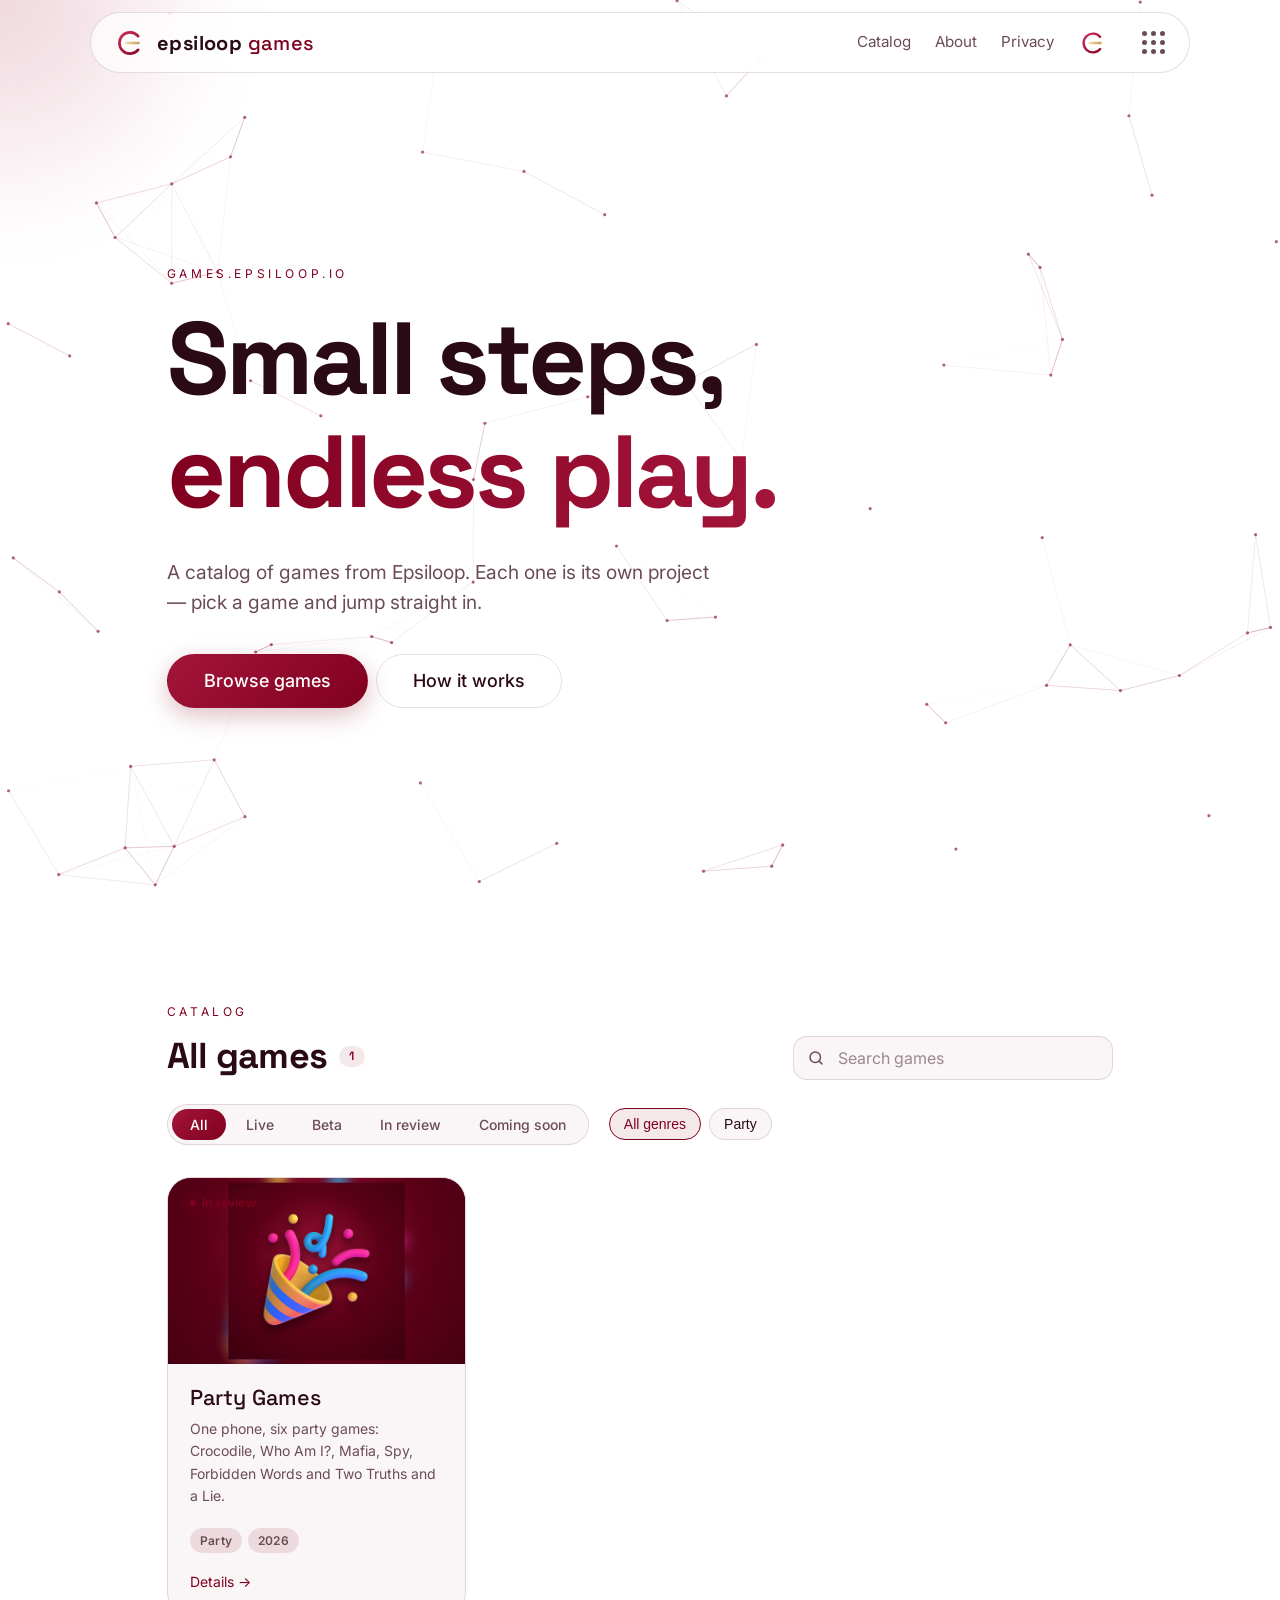
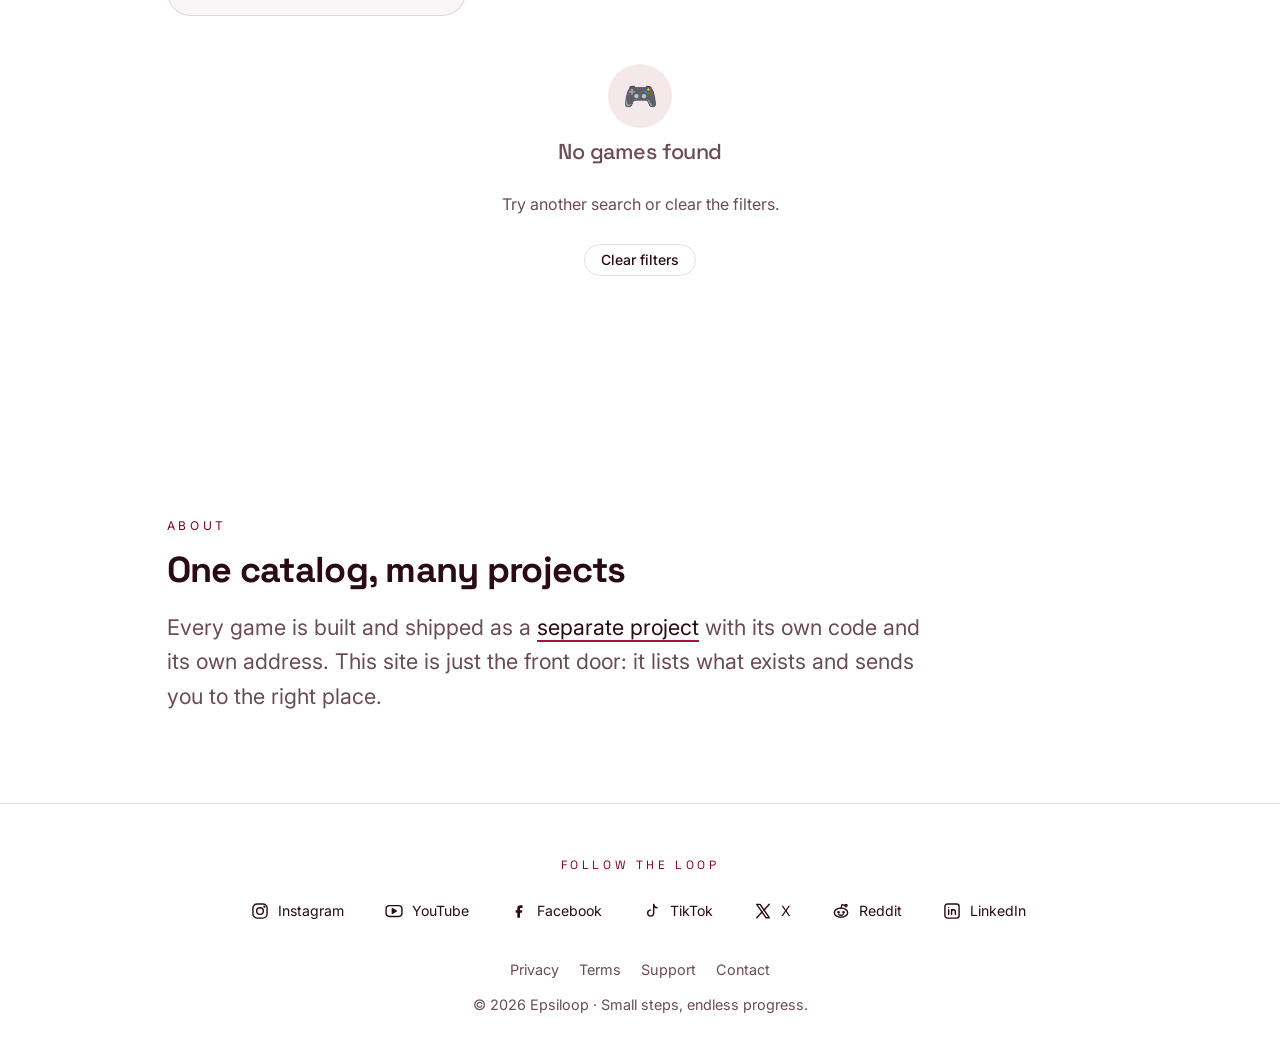
<file: index.html>
<!doctype html>
<html lang="en">
<head>
  <!-- Google Tag Manager -->
  <script>(function(w,d,s,l,i){w[l]=w[l]||[];w[l].push({"gtm.start":new Date().getTime(),event:"gtm.js"});var f=d.getElementsByTagName(s)[0],j=d.createElement(s),dl=l!="dataLayer"?"&l="+l:"";j.async=true;j.src="https://www.googletagmanager.com/gtm.js?id="+i+dl;f.parentNode.insertBefore(j,f);})(window,document,"script","dataLayer","GTM-TGGK56BC");</script>
  <!-- End Google Tag Manager -->
<meta charset="utf-8">
<meta name="viewport" content="width=device-width,initial-scale=1">
<title>Epsiloop Games — Small steps, endless play</title>
<meta name="description" content="The Epsiloop games catalog. Every game is its own project — pick one and play.">
<meta name="theme-color" content="#800020">
<link rel="canonical" href="https://games.epsiloop.io/">
<meta name="robots" content="index,follow,max-image-preview:large">
<meta property="og:type" content="website">
<meta property="og:site_name" content="Epsiloop Games">
<meta property="og:title" content="Epsiloop Games — Small steps, endless play">
<meta property="og:description" content="The Epsiloop games catalog. Every game is its own project — pick one and play.">
<meta property="og:url" content="https://games.epsiloop.io/">
<meta property="og:image" content="https://games.epsiloop.io/og-image.png">
<meta property="og:image:width" content="1200">
<meta property="og:image:height" content="630">
<meta property="og:image:alt" content="Epsiloop Games — Epsiloop Games">
<meta property="og:locale" content="en_US">
<meta name="twitter:card" content="summary_large_image">
<meta name="twitter:title" content="Epsiloop Games — Small steps, endless play">
<meta name="twitter:description" content="The Epsiloop games catalog. Every game is its own project — pick one and play.">
<meta name="twitter:image" content="https://games.epsiloop.io/og-image.png">
<meta name="twitter:image:alt" content="Epsiloop Games — Epsiloop Games">
<script type="application/ld+json">{"@context": "https://schema.org", "@type": "CollectionPage", "name": "Epsiloop Games — Small steps, endless play", "url": "https://games.epsiloop.io/", "description": "The Epsiloop games catalog. Every game is its own project — pick one and play.", "isPartOf": {"@type": "WebSite", "name": "Epsiloop", "url": "https://epsiloop.io/"}, "publisher": {"@type": "Organization", "name": "Epsiloop", "url": "https://epsiloop.io/", "logo": "https://games.epsiloop.io/png/epsiloop-512.png"}}</script>
<link rel="icon" href="favicon.svg" type="image/svg+xml">
<link rel="apple-touch-icon" href="png/epsiloop-180.png">
<link rel="stylesheet" href="css/tokens.css">
<link rel="stylesheet" href="css/components.css">
<link rel="stylesheet" href="style.css">
</head>
<body class="ep">
<!-- Google Tag Manager (noscript) -->
<noscript><iframe src="https://www.googletagmanager.com/ns.html?id=GTM-TGGK56BC" height="0" width="0" style="display:none;visibility:hidden"></iframe></noscript>
<!-- End Google Tag Manager (noscript) -->
<canvas id="bg" aria-hidden="true"></canvas>
<div class="glow" aria-hidden="true"></div>

<header class="ep-nav ep-glass site-nav">
  <a class="ep-brand" href="#top"><img src="logo.svg" alt="" width="34" height="34"><span>epsiloop <b>games</b></span></a>
  <nav class="ep-nav__links">
    <a href="#catalog">Catalog</a>
    <a href="#about">About</a>
    <a href="privacy.html">Privacy</a>
    <a href="https://epsiloop.io" class="nav-logo" aria-label="Epsiloop"><img src="logo.svg" alt="Epsiloop" width="30" height="30"></a>
    <div class="apps">
      <button class="apps-btn" aria-label="Our projects" aria-haspopup="true" aria-expanded="false"><i></i><i></i><i></i><i></i><i></i><i></i><i></i><i></i><i></i></button>
      <div class="apps-menu" role="menu">
        <a href="https://motiveaction.epsiloop.io" role="menuitem"><img src="apps/motiveaction.png" alt="" width="56" height="56">Motiveaction</a>
        <a href="https://epsivault.epsiloop.io" role="menuitem"><img src="apps/epsivault.png" alt="" width="56" height="56">EpsiVault</a>
        <a href="https://fraym.epsiloop.io" role="menuitem"><img src="apps/fraym.png" alt="" width="56" height="56">Fraym</a>
      </div>
    </div>
  </nav>
</header>

<main id="top">
  <section class="hero">
    <p class="ep-eyebrow reveal">games.epsiloop.io</p>
    <h1 class="ep-display reveal">Small steps,<br><span class="ep-gradient-text">endless play.</span></h1>
    <p class="ep-body-lg lead reveal">A catalog of games from Epsiloop. Each one is its own project — pick a game and jump straight in.</p>
    <div class="ep-btn-group reveal">
      <a href="#catalog" class="ep-btn ep-btn--lg">Browse games</a>
      <a href="#about" class="ep-btn ep-btn--lg ep-btn--ghost">How it works</a>
    </div>
  </section>

  <section id="catalog" class="section">
    <div class="section-head reveal">
      <div>
        <p class="ep-eyebrow">Catalog</p>
        <h2 class="ep-h2">All games <span class="ep-badge ep-badge--brand" id="count">0</span></h2>
      </div>
      <div class="ep-input-group search">
        <span class="ep-input-icon" aria-hidden="true">
          <svg width="18" height="18" viewBox="0 0 24 24" fill="none" stroke="currentColor" stroke-width="2" stroke-linecap="round"><circle cx="11" cy="11" r="7"/><path d="m20 20-3.5-3.5"/></svg>
        </span>
        <input class="ep-input" id="q" type="search" placeholder="Search games" aria-label="Search games" autocomplete="off">
      </div>
    </div>

    <div class="filters reveal">
      <div class="ep-segmented" id="status" role="group" aria-label="Filter by status">
        <button type="button" data-status="all" aria-pressed="true">All</button>
        <button type="button" data-status="live" aria-pressed="false">Live</button>
        <button type="button" data-status="beta" aria-pressed="false">Beta</button>
        <button type="button" data-status="processing" aria-pressed="false">In review</button>
        <button type="button" data-status="soon" aria-pressed="false">Coming soon</button>
      </div>
      <div class="chips" id="genres" role="group" aria-label="Filter by genre"></div>
    </div>

    <div class="games" id="games" aria-live="polite"></div>

    <div class="ep-empty" id="empty" hidden>
      <div class="ep-empty__icon" aria-hidden="true">🎮</div>
      <h3 class="ep-h4">No games found</h3>
      <p class="ep-muted">Try another search or clear the filters.</p>
      <button type="button" class="ep-btn ep-btn--ghost ep-btn--sm" id="reset">Clear filters</button>
    </div>
  </section>

  <section id="about" class="section">
    <p class="ep-eyebrow reveal">About</p>
    <h2 class="ep-h2 reveal">One catalog, many projects</h2>
    <p class="about reveal">Every game is built and shipped as a <span class="ep-emph">separate project</span> with its own code and its own address. This site is just the front door: it lists what exists and sends you to the right place.</p>
  </section>
</main>

<footer>
  <div class="social-wrap"><p class="social-title">Follow the loop</p><div class="social"><a href="https://www.instagram.com/epsiloop.io" target="_blank" rel="noopener noreferrer" style="--c:#e1306c" aria-label="Epsiloop on Instagram"><svg viewBox="0 0 24 24" fill="none" stroke="currentColor" stroke-width="1.7" stroke-linecap="round" stroke-linejoin="round" aria-hidden="true"><rect x="3.5" y="3.5" width="17" height="17" rx="5"/><circle cx="12" cy="12" r="4"/><circle cx="17.3" cy="6.7" r=".6" fill="currentColor"/></svg><span>Instagram</span></a><a href="https://www.youtube.com/@epsiloop" target="_blank" rel="noopener noreferrer" style="--c:#ff2d2d" aria-label="Epsiloop on YouTube"><svg viewBox="0 0 24 24" fill="none" stroke="currentColor" stroke-width="1.7" stroke-linecap="round" stroke-linejoin="round" aria-hidden="true"><rect x="2.5" y="5.5" width="19" height="13" rx="4"/><path d="M10 9.2v5.6l4.8-2.8z" fill="currentColor"/></svg><span>YouTube</span></a><a href="https://www.facebook.com/profile.php?id=61596055442899" target="_blank" rel="noopener noreferrer" style="--c:#4c8dff" aria-label="Epsiloop on Facebook"><svg viewBox="0 0 24 24" fill="none" stroke="currentColor" stroke-width="1.7" stroke-linecap="round" stroke-linejoin="round" aria-hidden="true"><path d="M14 8.5h2.2V5h-2.7C11 5 10 6.6 10 8.6V11H8v3.2h2V20h3.2v-5.8h2.3l.5-3.2h-2.8V9.2c0-.5.3-.7.8-.7z" fill="currentColor" stroke="none"/></svg><span>Facebook</span></a><a href="https://www.tiktok.com/@epsiloop" target="_blank" rel="noopener noreferrer" style="--c:#25f4ee" aria-label="Epsiloop on TikTok"><svg viewBox="0 0 24 24" fill="none" stroke="currentColor" stroke-width="1.7" stroke-linecap="round" stroke-linejoin="round" aria-hidden="true"><path d="M14 4v10.5a3.6 3.6 0 1 1-3.6-3.6M14 4c.3 2.3 1.9 3.9 4.2 4.1"/></svg><span>TikTok</span></a><a href="https://x.com/epsiloopio" target="_blank" rel="noopener noreferrer" style="--c:#ffffff" aria-label="Epsiloop on X"><svg viewBox="0 0 24 24" fill="none" stroke="currentColor" stroke-width="1.7" stroke-linecap="round" stroke-linejoin="round" aria-hidden="true"><path d="M4.5 4h4l11 16h-4z"/><path d="M4.5 20l6.6-7M13 11l6.5-7"/></svg><span>X</span></a><a href="https://www.reddit.com/r/epsiloop/" target="_blank" rel="noopener noreferrer" style="--c:#ff6a2b" aria-label="Epsiloop on Reddit"><svg viewBox="0 0 24 24" fill="none" stroke="currentColor" stroke-width="1.7" stroke-linecap="round" stroke-linejoin="round" aria-hidden="true"><ellipse cx="12" cy="14" rx="8" ry="5.5"/><circle cx="9" cy="13.5" r=".8" fill="currentColor"/><circle cx="15" cy="13.5" r=".8" fill="currentColor"/><path d="M9.5 16.3c1.5 1 3.5 1 5 0M12 8.5l1.2-4.2 3.6.9"/><circle cx="18" cy="5.5" r="1.3"/></svg><span>Reddit</span></a><a href="https://www.linkedin.com/company/epsiloop-io" target="_blank" rel="noopener noreferrer" style="--c:#0a66c2" aria-label="Epsiloop on LinkedIn"><svg viewBox="0 0 24 24" fill="none" stroke="currentColor" stroke-width="1.7" stroke-linecap="round" stroke-linejoin="round" aria-hidden="true"><rect x="3.5" y="3.5" width="17" height="17" rx="3"/><path d="M8 10.5V16M8 7.8v.1M11.5 16v-5.5M11.5 13c0-1.6 1-2.6 2.4-2.6s2.1 1 2.1 2.5V16"/></svg><span>LinkedIn</span></a></div></div>
    <div class="footer-links"><a href="privacy.html">Privacy</a><a href="terms.html">Terms</a><a href="support.html">Support</a><a href="mailto:info@epsiloop.io">Contact</a></div>
  © <span id="y"></span> Epsiloop · Small steps, endless progress.
</footer>

<script src="games-data.js"></script>
<script src="script.js"></script>
</body>
</html>
</file>
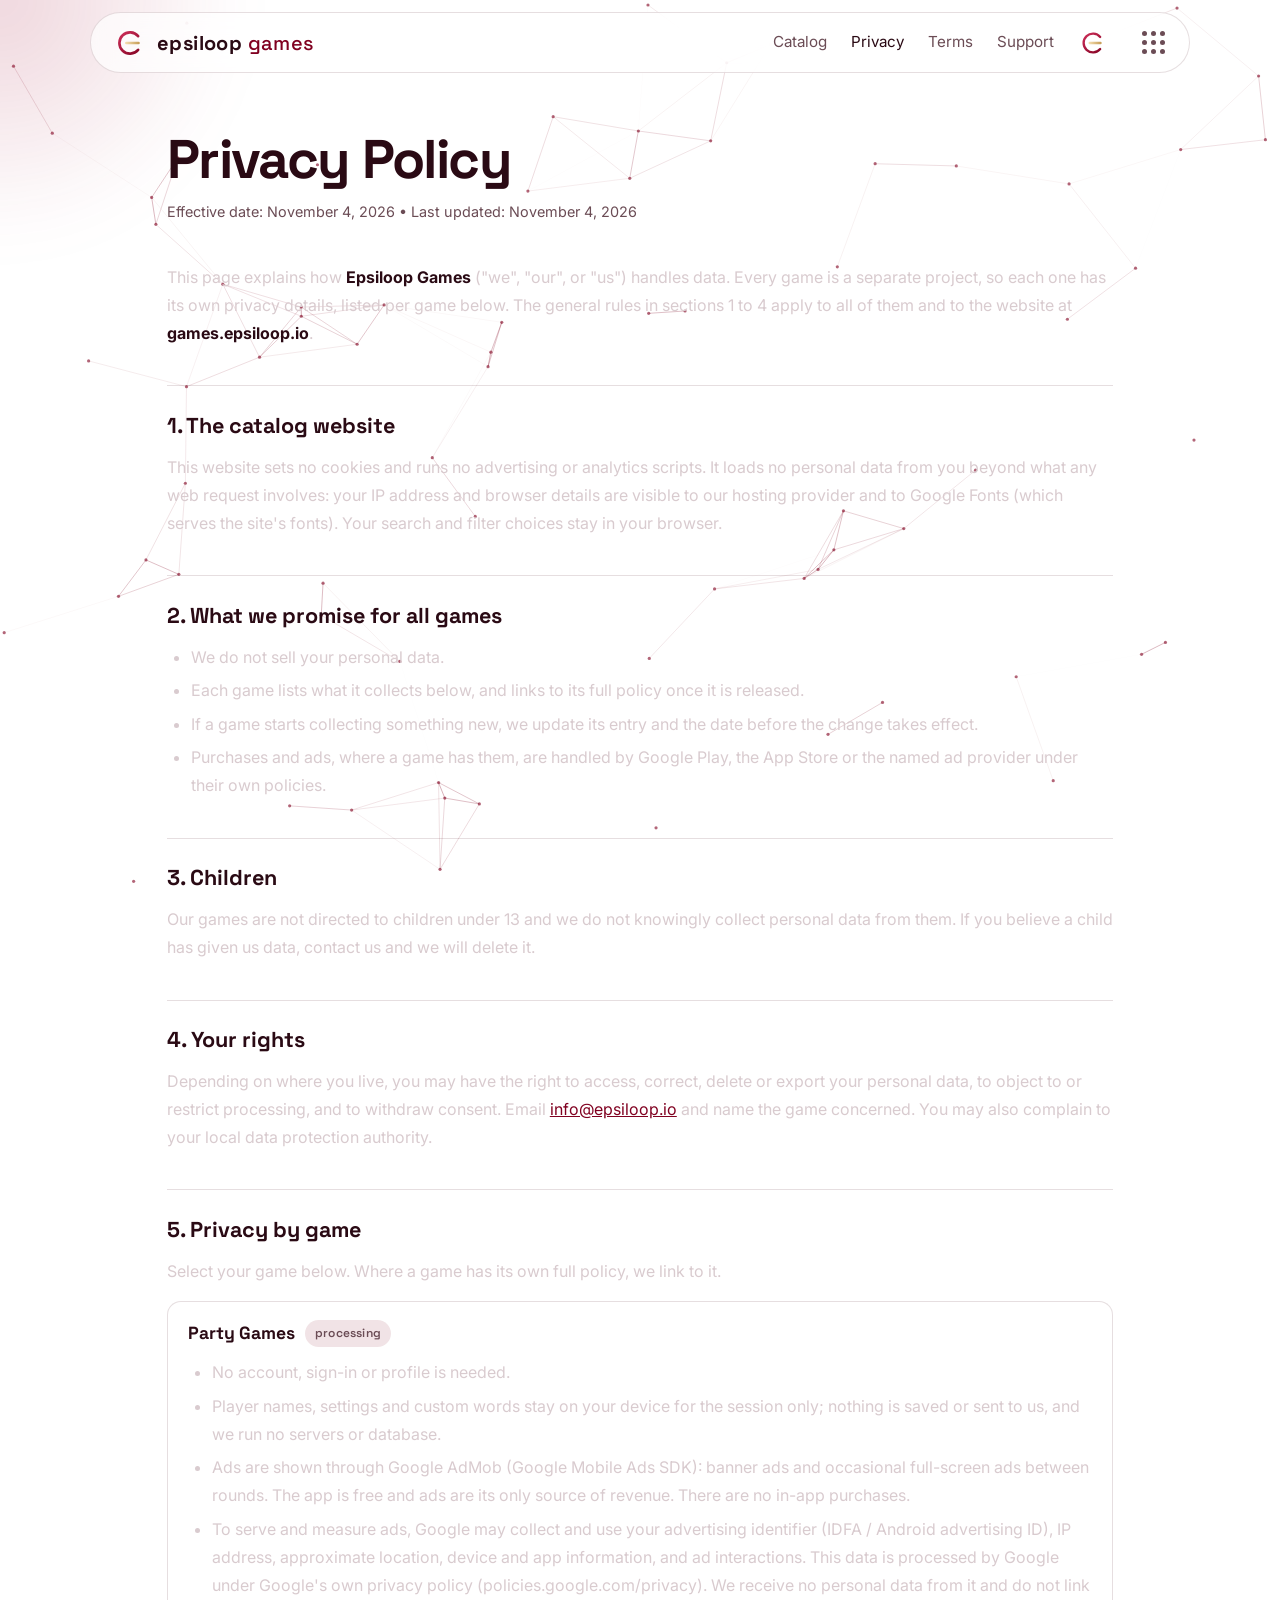
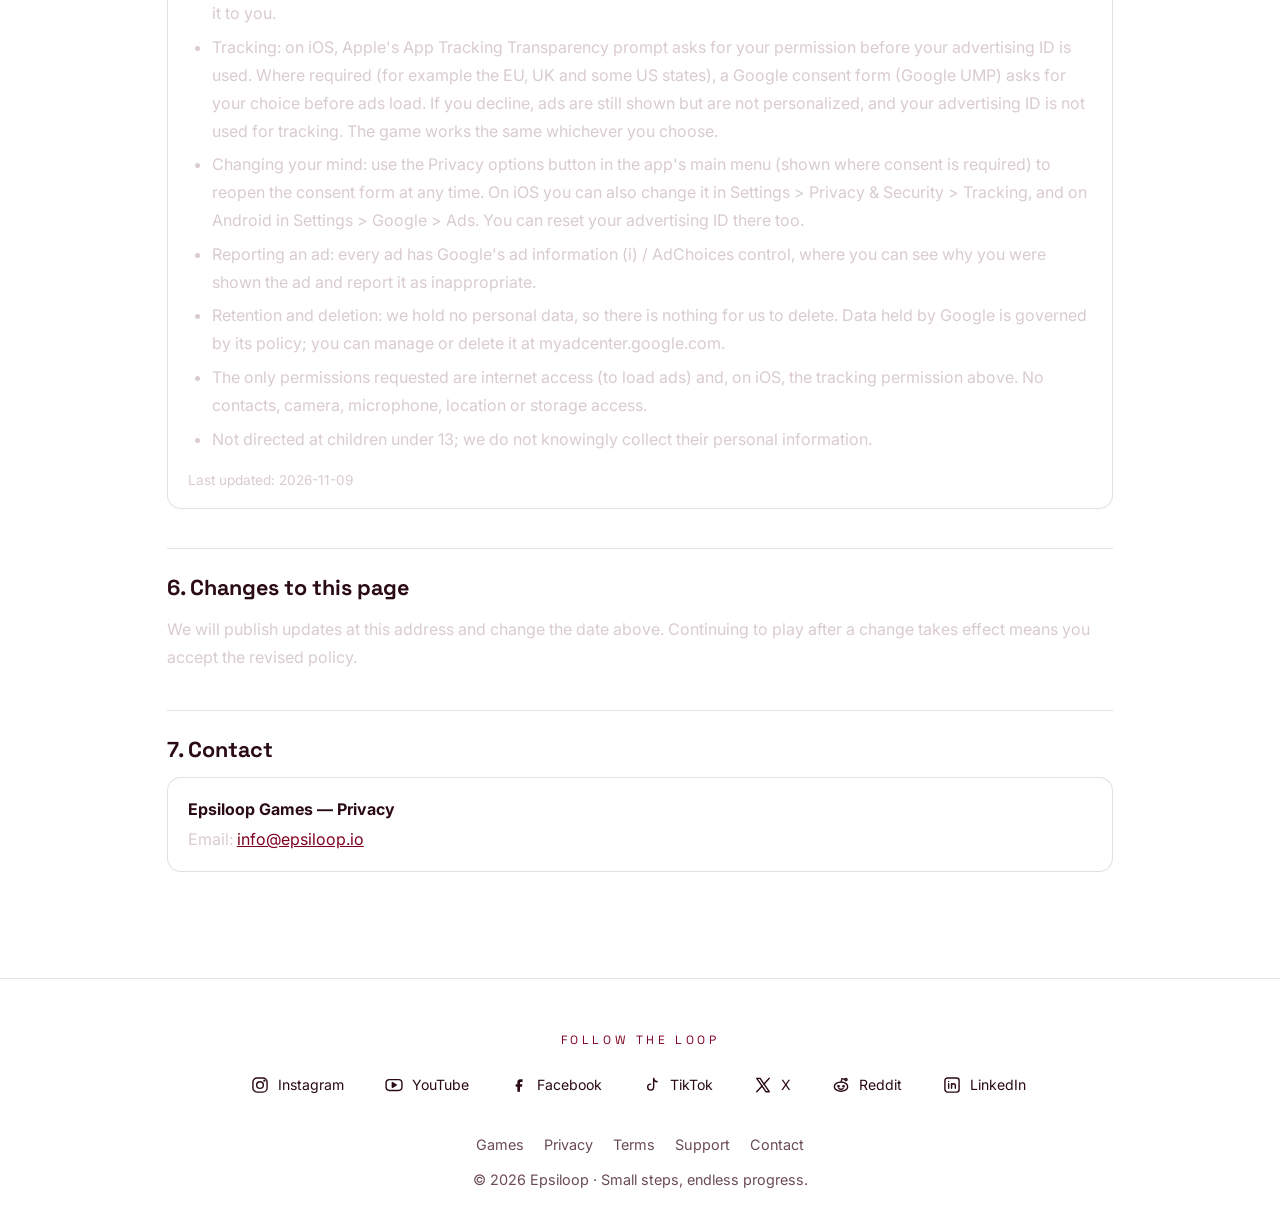
<file: privacy.html>
<!doctype html>
<html lang="en">
<head>
  <!-- Google Tag Manager -->
  <script>(function(w,d,s,l,i){w[l]=w[l]||[];w[l].push({"gtm.start":new Date().getTime(),event:"gtm.js"});var f=d.getElementsByTagName(s)[0],j=d.createElement(s),dl=l!="dataLayer"?"&l="+l:"";j.async=true;j.src="https://www.googletagmanager.com/gtm.js?id="+i+dl;f.parentNode.insertBefore(j,f);})(window,document,"script","dataLayer","GTM-TGGK56BC");</script>
  <!-- End Google Tag Manager -->
<meta charset="utf-8">
<meta name="viewport" content="width=device-width,initial-scale=1">
<title>Privacy Policy — Epsiloop Games</title>
<meta name="description" content="How Epsiloop games and the games.epsiloop.io website handle your data, with the privacy details of each game.">
<meta name="theme-color" content="#800020">
<link rel="canonical" href="https://games.epsiloop.io/privacy.html">
<meta name="robots" content="index,follow">
<meta property="og:type" content="website">
<meta property="og:site_name" content="Epsiloop Games">
<meta property="og:title" content="Privacy — Epsiloop Games">
<meta property="og:description" content="How Epsiloop games and the games.epsiloop.io website handle your data, with the privacy details of each game.">
<meta property="og:url" content="https://games.epsiloop.io/privacy.html">
<meta property="og:image" content="https://games.epsiloop.io/og-image.png">
<meta property="og:image:width" content="1200">
<meta property="og:image:height" content="630">
<meta property="og:image:alt" content="Epsiloop Games — Privacy Policy">
<meta property="og:locale" content="en_US">
<meta name="twitter:card" content="summary_large_image">
<meta name="twitter:title" content="Privacy Policy — Epsiloop Games">
<meta name="twitter:description" content="How Epsiloop games and the games.epsiloop.io website handle your data, with the privacy details of each game.">
<meta name="twitter:image" content="https://games.epsiloop.io/og-image.png">
<meta name="twitter:image:alt" content="Epsiloop Games — Privacy Policy">
<script type="application/ld+json">{"@context": "https://schema.org", "@type": "BreadcrumbList", "itemListElement": [{"@type": "ListItem", "position": 1, "name": "Epsiloop Games", "item": "https://games.epsiloop.io/"}, {"@type": "ListItem", "position": 2, "name": "Privacy Policy", "item": "https://games.epsiloop.io/privacy.html"}]}</script>
<link rel="icon" href="favicon.svg" type="image/svg+xml">
<link rel="apple-touch-icon" href="png/epsiloop-180.png">
<link rel="stylesheet" href="css/tokens.css">
<link rel="stylesheet" href="css/components.css">
<link rel="stylesheet" href="style.css">
</head>
<body class="ep">
<!-- Google Tag Manager (noscript) -->
<noscript><iframe src="https://www.googletagmanager.com/ns.html?id=GTM-TGGK56BC" height="0" width="0" style="display:none;visibility:hidden"></iframe></noscript>
<!-- End Google Tag Manager (noscript) -->
<canvas id="bg" aria-hidden="true"></canvas>
<div class="glow" aria-hidden="true"></div>

<header class="ep-nav ep-glass site-nav">
  <a class="ep-brand" href="/"><img src="logo.svg" alt="" width="34" height="34"><span>epsiloop <b>games</b></span></a>
  <nav class="ep-nav__links">
    <a href="/#catalog">Catalog</a>
    <a href="privacy.html" aria-current="page">Privacy</a>
    <a href="terms.html">Terms</a>
    <a href="support.html">Support</a>
    <a href="https://epsiloop.io" class="nav-logo" aria-label="Epsiloop"><img src="logo.svg" alt="Epsiloop" width="30" height="30"></a>
    <div class="apps">
      <button class="apps-btn" aria-label="Our projects" aria-haspopup="true" aria-expanded="false"><i></i><i></i><i></i><i></i><i></i><i></i><i></i><i></i><i></i></button>
      <div class="apps-menu" role="menu">
        <a href="https://motiveaction.epsiloop.io" role="menuitem"><img src="apps/motiveaction.png" alt="" width="56" height="56">Motiveaction</a>
        <a href="https://epsivault.epsiloop.io" role="menuitem"><img src="apps/epsivault.png" alt="" width="56" height="56">EpsiVault</a>
        <a href="https://fraym.epsiloop.io" role="menuitem"><img src="apps/fraym.png" alt="" width="56" height="56">Fraym</a>
      </div>
    </div>
  </nav>
</header>

<main class="legal">
  <h1 class="reveal">Privacy Policy</h1>
  <p class="meta">Effective date: November 4, 2026 &bull; Last updated: November 4, 2026</p>
  <div class="body">

    <p>This page explains how <strong>Epsiloop Games</strong> ("we", "our", or "us") handles data. Every game is a separate project, so each one has its own privacy details, listed per game below. The general rules in sections 1 to 4 apply to all of them and to the website at <strong>games.epsiloop.io</strong>.</p>

    <h2>1. The catalog website</h2>
    <p>This website sets no cookies and runs no advertising or analytics scripts. It loads no personal data from you beyond what any web request involves: your IP address and browser details are visible to our hosting provider and to Google Fonts (which serves the site's fonts). Your search and filter choices stay in your browser.</p>

    <h2>2. What we promise for all games</h2>
    <ul>
      <li>We do not sell your personal data.</li>
      <li>Each game lists what it collects below, and links to its full policy once it is released.</li>
      <li>If a game starts collecting something new, we update its entry and the date before the change takes effect.</li>
      <li>Purchases and ads, where a game has them, are handled by Google Play, the App Store or the named ad provider under their own policies.</li>
    </ul>

    <h2>3. Children</h2>
    <p>Our games are not directed to children under 13 and we do not knowingly collect personal data from them. If you believe a child has given us data, contact us and we will delete it.</p>

    <h2>4. Your rights</h2>
    <p>Depending on where you live, you may have the right to access, correct, delete or export your personal data, to object to or restrict processing, and to withdraw consent. Email <a href="mailto:info@epsiloop.io">info@epsiloop.io</a> and name the game concerned. You may also complain to your local data protection authority.</p>

    <h2>5. Privacy by game</h2>
    <p>Select your game below. Where a game has its own full policy, we link to it.</p>
    <div id="game-privacy"></div>

    <h2>6. Changes to this page</h2>
    <p>We will publish updates at this address and change the date above. Continuing to play after a change takes effect means you accept the revised policy.</p>

    <h2>7. Contact</h2>
    <address>
      <strong>Epsiloop Games &mdash; Privacy</strong><br>
      Email: <a href="mailto:info@epsiloop.io">info@epsiloop.io</a>
    </address>

  </div>
</main>

<footer>
  <div class="social-wrap"><p class="social-title">Follow the loop</p><div class="social"><a href="https://www.instagram.com/epsiloop.io" target="_blank" rel="noopener noreferrer" style="--c:#e1306c" aria-label="Epsiloop on Instagram"><svg viewBox="0 0 24 24" fill="none" stroke="currentColor" stroke-width="1.7" stroke-linecap="round" stroke-linejoin="round" aria-hidden="true"><rect x="3.5" y="3.5" width="17" height="17" rx="5"/><circle cx="12" cy="12" r="4"/><circle cx="17.3" cy="6.7" r=".6" fill="currentColor"/></svg><span>Instagram</span></a><a href="https://www.youtube.com/@epsiloop" target="_blank" rel="noopener noreferrer" style="--c:#ff2d2d" aria-label="Epsiloop on YouTube"><svg viewBox="0 0 24 24" fill="none" stroke="currentColor" stroke-width="1.7" stroke-linecap="round" stroke-linejoin="round" aria-hidden="true"><rect x="2.5" y="5.5" width="19" height="13" rx="4"/><path d="M10 9.2v5.6l4.8-2.8z" fill="currentColor"/></svg><span>YouTube</span></a><a href="https://www.facebook.com/profile.php?id=61596055442899" target="_blank" rel="noopener noreferrer" style="--c:#4c8dff" aria-label="Epsiloop on Facebook"><svg viewBox="0 0 24 24" fill="none" stroke="currentColor" stroke-width="1.7" stroke-linecap="round" stroke-linejoin="round" aria-hidden="true"><path d="M14 8.5h2.2V5h-2.7C11 5 10 6.6 10 8.6V11H8v3.2h2V20h3.2v-5.8h2.3l.5-3.2h-2.8V9.2c0-.5.3-.7.8-.7z" fill="currentColor" stroke="none"/></svg><span>Facebook</span></a><a href="https://www.tiktok.com/@epsiloop" target="_blank" rel="noopener noreferrer" style="--c:#25f4ee" aria-label="Epsiloop on TikTok"><svg viewBox="0 0 24 24" fill="none" stroke="currentColor" stroke-width="1.7" stroke-linecap="round" stroke-linejoin="round" aria-hidden="true"><path d="M14 4v10.5a3.6 3.6 0 1 1-3.6-3.6M14 4c.3 2.3 1.9 3.9 4.2 4.1"/></svg><span>TikTok</span></a><a href="https://x.com/epsiloopio" target="_blank" rel="noopener noreferrer" style="--c:#ffffff" aria-label="Epsiloop on X"><svg viewBox="0 0 24 24" fill="none" stroke="currentColor" stroke-width="1.7" stroke-linecap="round" stroke-linejoin="round" aria-hidden="true"><path d="M4.5 4h4l11 16h-4z"/><path d="M4.5 20l6.6-7M13 11l6.5-7"/></svg><span>X</span></a><a href="https://www.reddit.com/r/epsiloop/" target="_blank" rel="noopener noreferrer" style="--c:#ff6a2b" aria-label="Epsiloop on Reddit"><svg viewBox="0 0 24 24" fill="none" stroke="currentColor" stroke-width="1.7" stroke-linecap="round" stroke-linejoin="round" aria-hidden="true"><ellipse cx="12" cy="14" rx="8" ry="5.5"/><circle cx="9" cy="13.5" r=".8" fill="currentColor"/><circle cx="15" cy="13.5" r=".8" fill="currentColor"/><path d="M9.5 16.3c1.5 1 3.5 1 5 0M12 8.5l1.2-4.2 3.6.9"/><circle cx="18" cy="5.5" r="1.3"/></svg><span>Reddit</span></a><a href="https://www.linkedin.com/company/epsiloop-io" target="_blank" rel="noopener noreferrer" style="--c:#0a66c2" aria-label="Epsiloop on LinkedIn"><svg viewBox="0 0 24 24" fill="none" stroke="currentColor" stroke-width="1.7" stroke-linecap="round" stroke-linejoin="round" aria-hidden="true"><rect x="3.5" y="3.5" width="17" height="17" rx="3"/><path d="M8 10.5V16M8 7.8v.1M11.5 16v-5.5M11.5 13c0-1.6 1-2.6 2.4-2.6s2.1 1 2.1 2.5V16"/></svg><span>LinkedIn</span></a></div></div>
    <div class="footer-links"><a href="/">Games</a><a href="privacy.html">Privacy</a><a href="terms.html">Terms</a><a href="support.html">Support</a><a href="mailto:info@epsiloop.io">Contact</a></div>
  © <span id="y"></span> Epsiloop · Small steps, endless progress.
</footer>
<script src="games-data.js"></script>
<script src="script.js"></script>
</body>
</html>
</file>
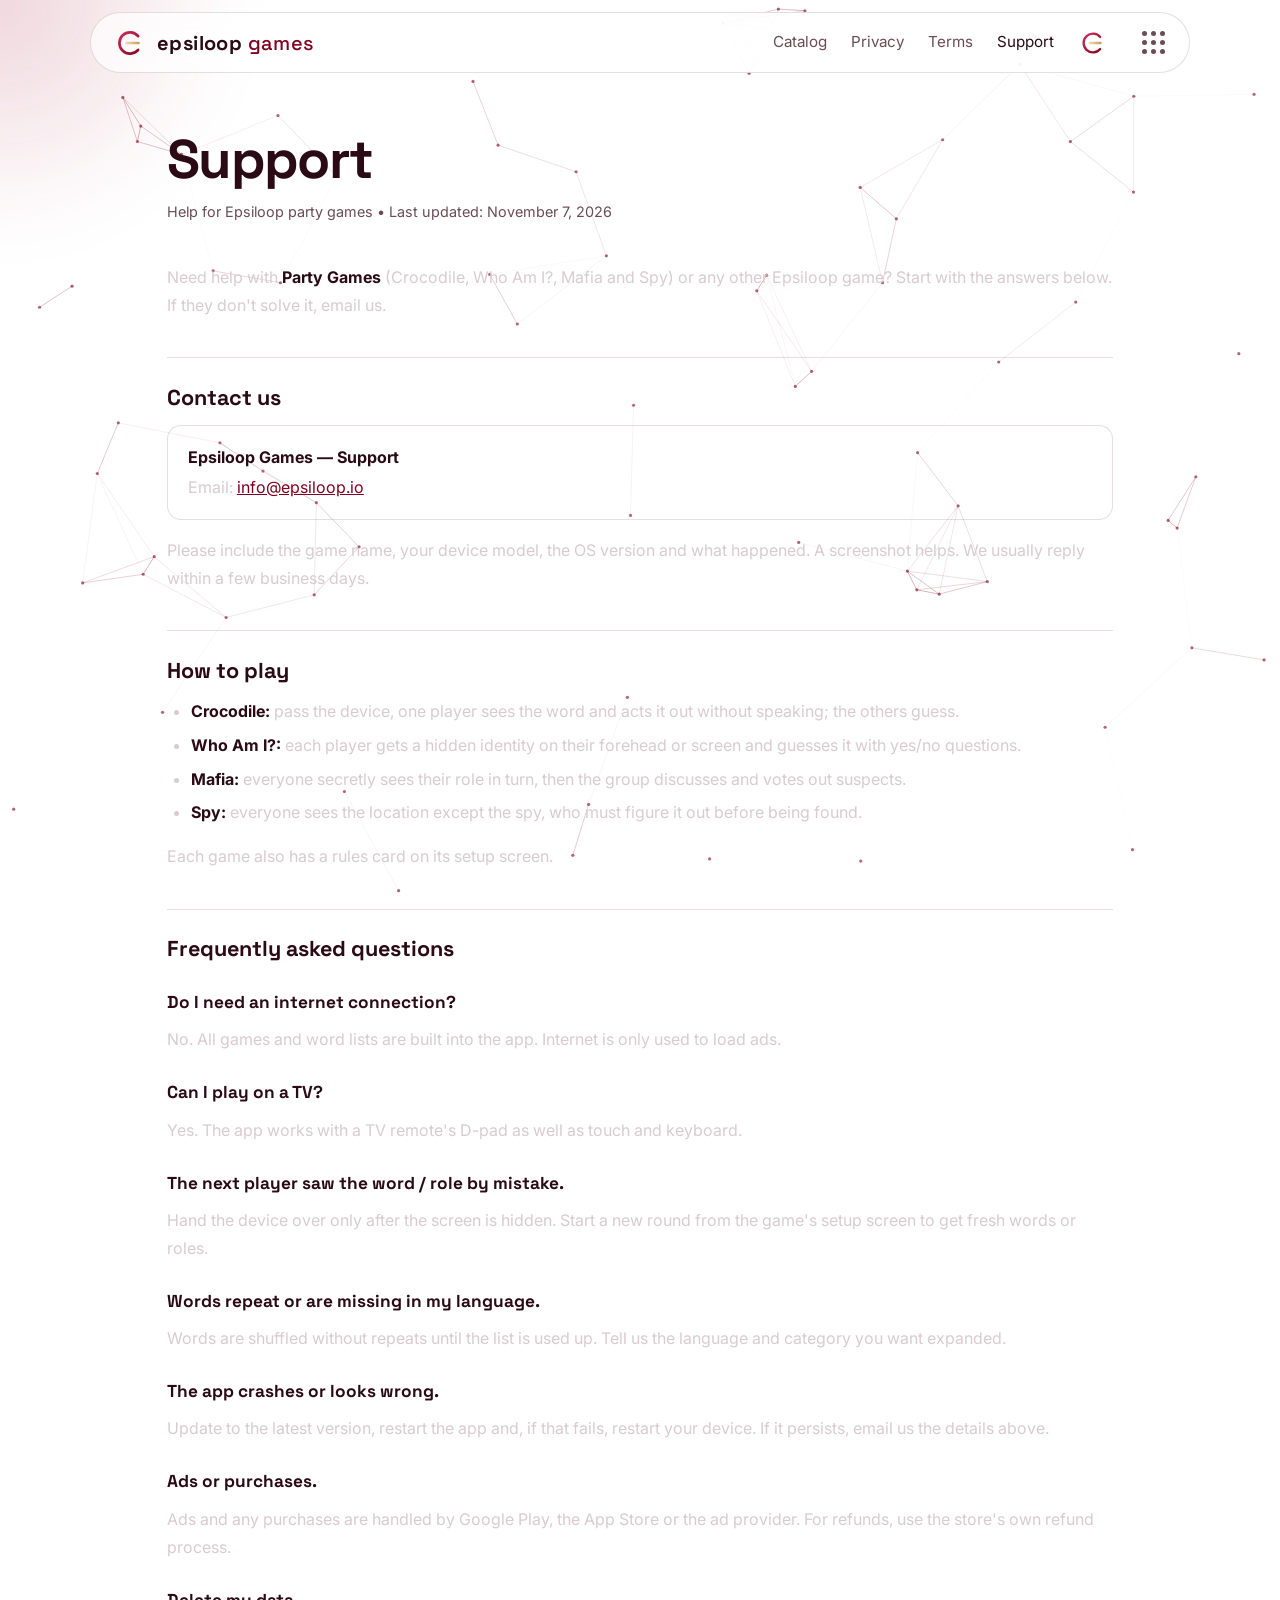
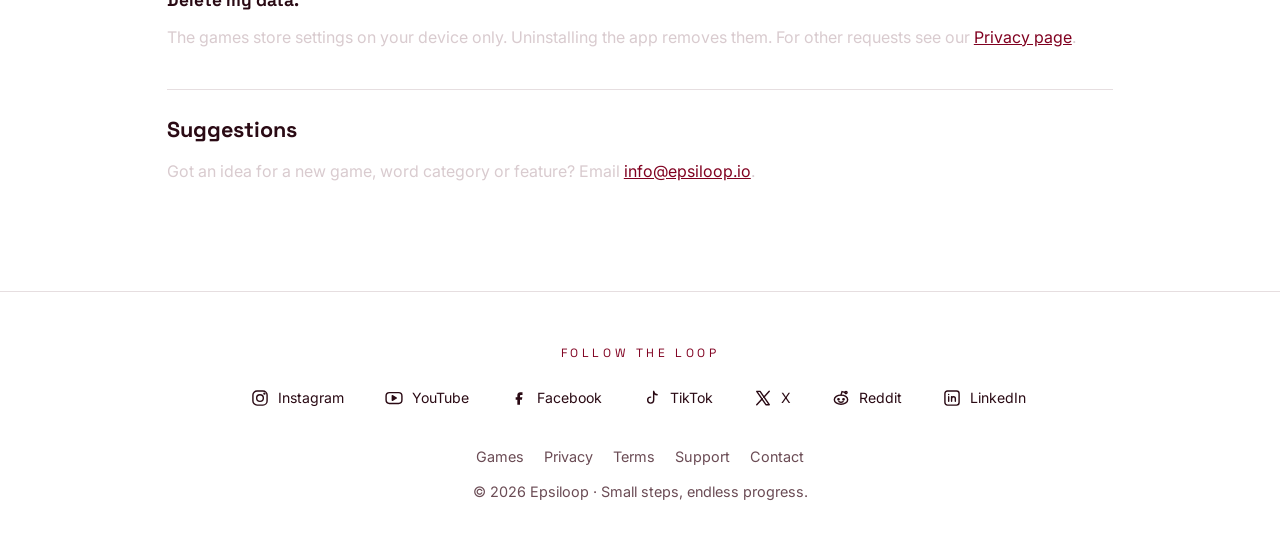
<file: support.html>
<!doctype html>
<html lang="en">
<head>
  <!-- Google Tag Manager -->
  <script>(function(w,d,s,l,i){w[l]=w[l]||[];w[l].push({"gtm.start":new Date().getTime(),event:"gtm.js"});var f=d.getElementsByTagName(s)[0],j=d.createElement(s),dl=l!="dataLayer"?"&l="+l:"";j.async=true;j.src="https://www.googletagmanager.com/gtm.js?id="+i+dl;f.parentNode.insertBefore(j,f);})(window,document,"script","dataLayer","GTM-TGGK56BC");</script>
  <!-- End Google Tag Manager -->
<meta charset="utf-8">
<meta name="viewport" content="width=device-width,initial-scale=1">
<title>Support — Epsiloop Games</title>
<meta name="description" content="Help and contact for Epsiloop party games: how to play, troubleshooting and how to reach us.">
<meta name="theme-color" content="#800020">
<link rel="canonical" href="https://games.epsiloop.io/support.html">
<meta name="robots" content="index,follow">
<meta property="og:type" content="website">
<meta property="og:site_name" content="Epsiloop Games">
<meta property="og:title" content="Support — Epsiloop Games">
<meta property="og:description" content="Help and contact for Epsiloop party games: how to play, troubleshooting and how to reach us.">
<meta property="og:url" content="https://games.epsiloop.io/support.html">
<meta property="og:image" content="https://games.epsiloop.io/og-image.png">
<meta property="og:image:width" content="1200">
<meta property="og:image:height" content="630">
<meta property="og:image:alt" content="Epsiloop Games — Support">
<meta property="og:locale" content="en_US">
<meta name="twitter:card" content="summary_large_image">
<meta name="twitter:title" content="Support — Epsiloop Games">
<meta name="twitter:description" content="Help and contact for Epsiloop party games: how to play, troubleshooting and how to reach us.">
<meta name="twitter:image" content="https://games.epsiloop.io/og-image.png">
<meta name="twitter:image:alt" content="Epsiloop Games — Support">
<script type="application/ld+json">{"@context": "https://schema.org", "@type": "BreadcrumbList", "itemListElement": [{"@type": "ListItem", "position": 1, "name": "Epsiloop Games", "item": "https://games.epsiloop.io/"}, {"@type": "ListItem", "position": 2, "name": "Support", "item": "https://games.epsiloop.io/support.html"}]}</script>
<link rel="icon" href="favicon.svg" type="image/svg+xml">
<link rel="apple-touch-icon" href="png/epsiloop-180.png">
<link rel="stylesheet" href="css/tokens.css">
<link rel="stylesheet" href="css/components.css">
<link rel="stylesheet" href="style.css">
</head>
<body class="ep">
<!-- Google Tag Manager (noscript) -->
<noscript><iframe src="https://www.googletagmanager.com/ns.html?id=GTM-TGGK56BC" height="0" width="0" style="display:none;visibility:hidden"></iframe></noscript>
<!-- End Google Tag Manager (noscript) -->
<canvas id="bg" aria-hidden="true"></canvas>
<div class="glow" aria-hidden="true"></div>

<header class="ep-nav ep-glass site-nav">
  <a class="ep-brand" href="/"><img src="logo.svg" alt="" width="34" height="34"><span>epsiloop <b>games</b></span></a>
  <nav class="ep-nav__links">
    <a href="/#catalog">Catalog</a>
    <a href="privacy.html">Privacy</a>
    <a href="terms.html">Terms</a>
    <a href="support.html" aria-current="page">Support</a>
    <a href="https://epsiloop.io" class="nav-logo" aria-label="Epsiloop"><img src="logo.svg" alt="Epsiloop" width="30" height="30"></a>
    <div class="apps">
      <button class="apps-btn" aria-label="Our projects" aria-haspopup="true" aria-expanded="false"><i></i><i></i><i></i><i></i><i></i><i></i><i></i><i></i><i></i></button>
      <div class="apps-menu" role="menu">
        <a href="https://motiveaction.epsiloop.io" role="menuitem"><img src="apps/motiveaction.png" alt="" width="56" height="56">Motiveaction</a>
        <a href="https://epsivault.epsiloop.io" role="menuitem"><img src="apps/epsivault.png" alt="" width="56" height="56">EpsiVault</a>
        <a href="https://fraym.epsiloop.io" role="menuitem"><img src="apps/fraym.png" alt="" width="56" height="56">Fraym</a>
      </div>
    </div>
  </nav>
</header>

<main class="legal">
  <h1 class="reveal">Support</h1>
  <p class="meta">Help for Epsiloop party games &bull; Last updated: November 7, 2026</p>
  <div class="body">

    <p>Need help with <strong>Party Games</strong> (Crocodile, Who Am I?, Mafia and Spy) or any other Epsiloop game? Start with the answers below. If they don't solve it, email us.</p>

    <h2>Contact us</h2>
    <address>
      <strong>Epsiloop Games &mdash; Support</strong><br>
      Email: <a href="mailto:info@epsiloop.io?subject=Party%20Games%20support">info@epsiloop.io</a>
    </address>
    <p>Please include the game name, your device model, the OS version and what happened. A screenshot helps. We usually reply within a few business days.</p>

    <h2>How to play</h2>
    <ul>
      <li><strong>Crocodile:</strong> pass the device, one player sees the word and acts it out without speaking; the others guess.</li>
      <li><strong>Who Am I?:</strong> each player gets a hidden identity on their forehead or screen and guesses it with yes/no questions.</li>
      <li><strong>Mafia:</strong> everyone secretly sees their role in turn, then the group discusses and votes out suspects.</li>
      <li><strong>Spy:</strong> everyone sees the location except the spy, who must figure it out before being found.</li>
    </ul>
    <p>Each game also has a rules card on its setup screen.</p>

    <h2>Frequently asked questions</h2>
    <h3>Do I need an internet connection?</h3>
    <p>No. All games and word lists are built into the app. Internet is only used to load ads.</p>

    <h3>Can I play on a TV?</h3>
    <p>Yes. The app works with a TV remote's D-pad as well as touch and keyboard.</p>

    <h3>The next player saw the word / role by mistake.</h3>
    <p>Hand the device over only after the screen is hidden. Start a new round from the game's setup screen to get fresh words or roles.</p>

    <h3>Words repeat or are missing in my language.</h3>
    <p>Words are shuffled without repeats until the list is used up. Tell us the language and category you want expanded.</p>

    <h3>The app crashes or looks wrong.</h3>
    <p>Update to the latest version, restart the app and, if that fails, restart your device. If it persists, email us the details above.</p>

    <h3>Ads or purchases.</h3>
    <p>Ads and any purchases are handled by Google Play, the App Store or the ad provider. For refunds, use the store's own refund process.</p>

    <h3>Delete my data.</h3>
    <p>The games store settings on your device only. Uninstalling the app removes them. For other requests see our <a href="privacy.html">Privacy page</a>.</p>

    <h2>Suggestions</h2>
    <p>Got an idea for a new game, word category or feature? Email <a href="mailto:info@epsiloop.io?subject=Party%20Games%20idea">info@epsiloop.io</a>.</p>

  </div>
</main>

<footer>
  <div class="social-wrap"><p class="social-title">Follow the loop</p><div class="social"><a href="https://www.instagram.com/epsiloop.io" target="_blank" rel="noopener noreferrer" style="--c:#e1306c" aria-label="Epsiloop on Instagram"><svg viewBox="0 0 24 24" fill="none" stroke="currentColor" stroke-width="1.7" stroke-linecap="round" stroke-linejoin="round" aria-hidden="true"><rect x="3.5" y="3.5" width="17" height="17" rx="5"/><circle cx="12" cy="12" r="4"/><circle cx="17.3" cy="6.7" r=".6" fill="currentColor"/></svg><span>Instagram</span></a><a href="https://www.youtube.com/@epsiloop" target="_blank" rel="noopener noreferrer" style="--c:#ff2d2d" aria-label="Epsiloop on YouTube"><svg viewBox="0 0 24 24" fill="none" stroke="currentColor" stroke-width="1.7" stroke-linecap="round" stroke-linejoin="round" aria-hidden="true"><rect x="2.5" y="5.5" width="19" height="13" rx="4"/><path d="M10 9.2v5.6l4.8-2.8z" fill="currentColor"/></svg><span>YouTube</span></a><a href="https://www.facebook.com/profile.php?id=61596055442899" target="_blank" rel="noopener noreferrer" style="--c:#4c8dff" aria-label="Epsiloop on Facebook"><svg viewBox="0 0 24 24" fill="none" stroke="currentColor" stroke-width="1.7" stroke-linecap="round" stroke-linejoin="round" aria-hidden="true"><path d="M14 8.5h2.2V5h-2.7C11 5 10 6.6 10 8.6V11H8v3.2h2V20h3.2v-5.8h2.3l.5-3.2h-2.8V9.2c0-.5.3-.7.8-.7z" fill="currentColor" stroke="none"/></svg><span>Facebook</span></a><a href="https://www.tiktok.com/@epsiloop" target="_blank" rel="noopener noreferrer" style="--c:#25f4ee" aria-label="Epsiloop on TikTok"><svg viewBox="0 0 24 24" fill="none" stroke="currentColor" stroke-width="1.7" stroke-linecap="round" stroke-linejoin="round" aria-hidden="true"><path d="M14 4v10.5a3.6 3.6 0 1 1-3.6-3.6M14 4c.3 2.3 1.9 3.9 4.2 4.1"/></svg><span>TikTok</span></a><a href="https://x.com/epsiloopio" target="_blank" rel="noopener noreferrer" style="--c:#ffffff" aria-label="Epsiloop on X"><svg viewBox="0 0 24 24" fill="none" stroke="currentColor" stroke-width="1.7" stroke-linecap="round" stroke-linejoin="round" aria-hidden="true"><path d="M4.5 4h4l11 16h-4z"/><path d="M4.5 20l6.6-7M13 11l6.5-7"/></svg><span>X</span></a><a href="https://www.reddit.com/r/epsiloop/" target="_blank" rel="noopener noreferrer" style="--c:#ff6a2b" aria-label="Epsiloop on Reddit"><svg viewBox="0 0 24 24" fill="none" stroke="currentColor" stroke-width="1.7" stroke-linecap="round" stroke-linejoin="round" aria-hidden="true"><ellipse cx="12" cy="14" rx="8" ry="5.5"/><circle cx="9" cy="13.5" r=".8" fill="currentColor"/><circle cx="15" cy="13.5" r=".8" fill="currentColor"/><path d="M9.5 16.3c1.5 1 3.5 1 5 0M12 8.5l1.2-4.2 3.6.9"/><circle cx="18" cy="5.5" r="1.3"/></svg><span>Reddit</span></a><a href="https://www.linkedin.com/company/epsiloop-io" target="_blank" rel="noopener noreferrer" style="--c:#0a66c2" aria-label="Epsiloop on LinkedIn"><svg viewBox="0 0 24 24" fill="none" stroke="currentColor" stroke-width="1.7" stroke-linecap="round" stroke-linejoin="round" aria-hidden="true"><rect x="3.5" y="3.5" width="17" height="17" rx="3"/><path d="M8 10.5V16M8 7.8v.1M11.5 16v-5.5M11.5 13c0-1.6 1-2.6 2.4-2.6s2.1 1 2.1 2.5V16"/></svg><span>LinkedIn</span></a></div></div>
    <div class="footer-links"><a href="/">Games</a><a href="privacy.html">Privacy</a><a href="terms.html">Terms</a><a href="support.html">Support</a><a href="mailto:info@epsiloop.io">Contact</a></div>
  © <span id="y"></span> Epsiloop · Small steps, endless progress.
</footer>
<script src="games-data.js"></script>
<script src="script.js"></script>
</body>
</html>
</file>
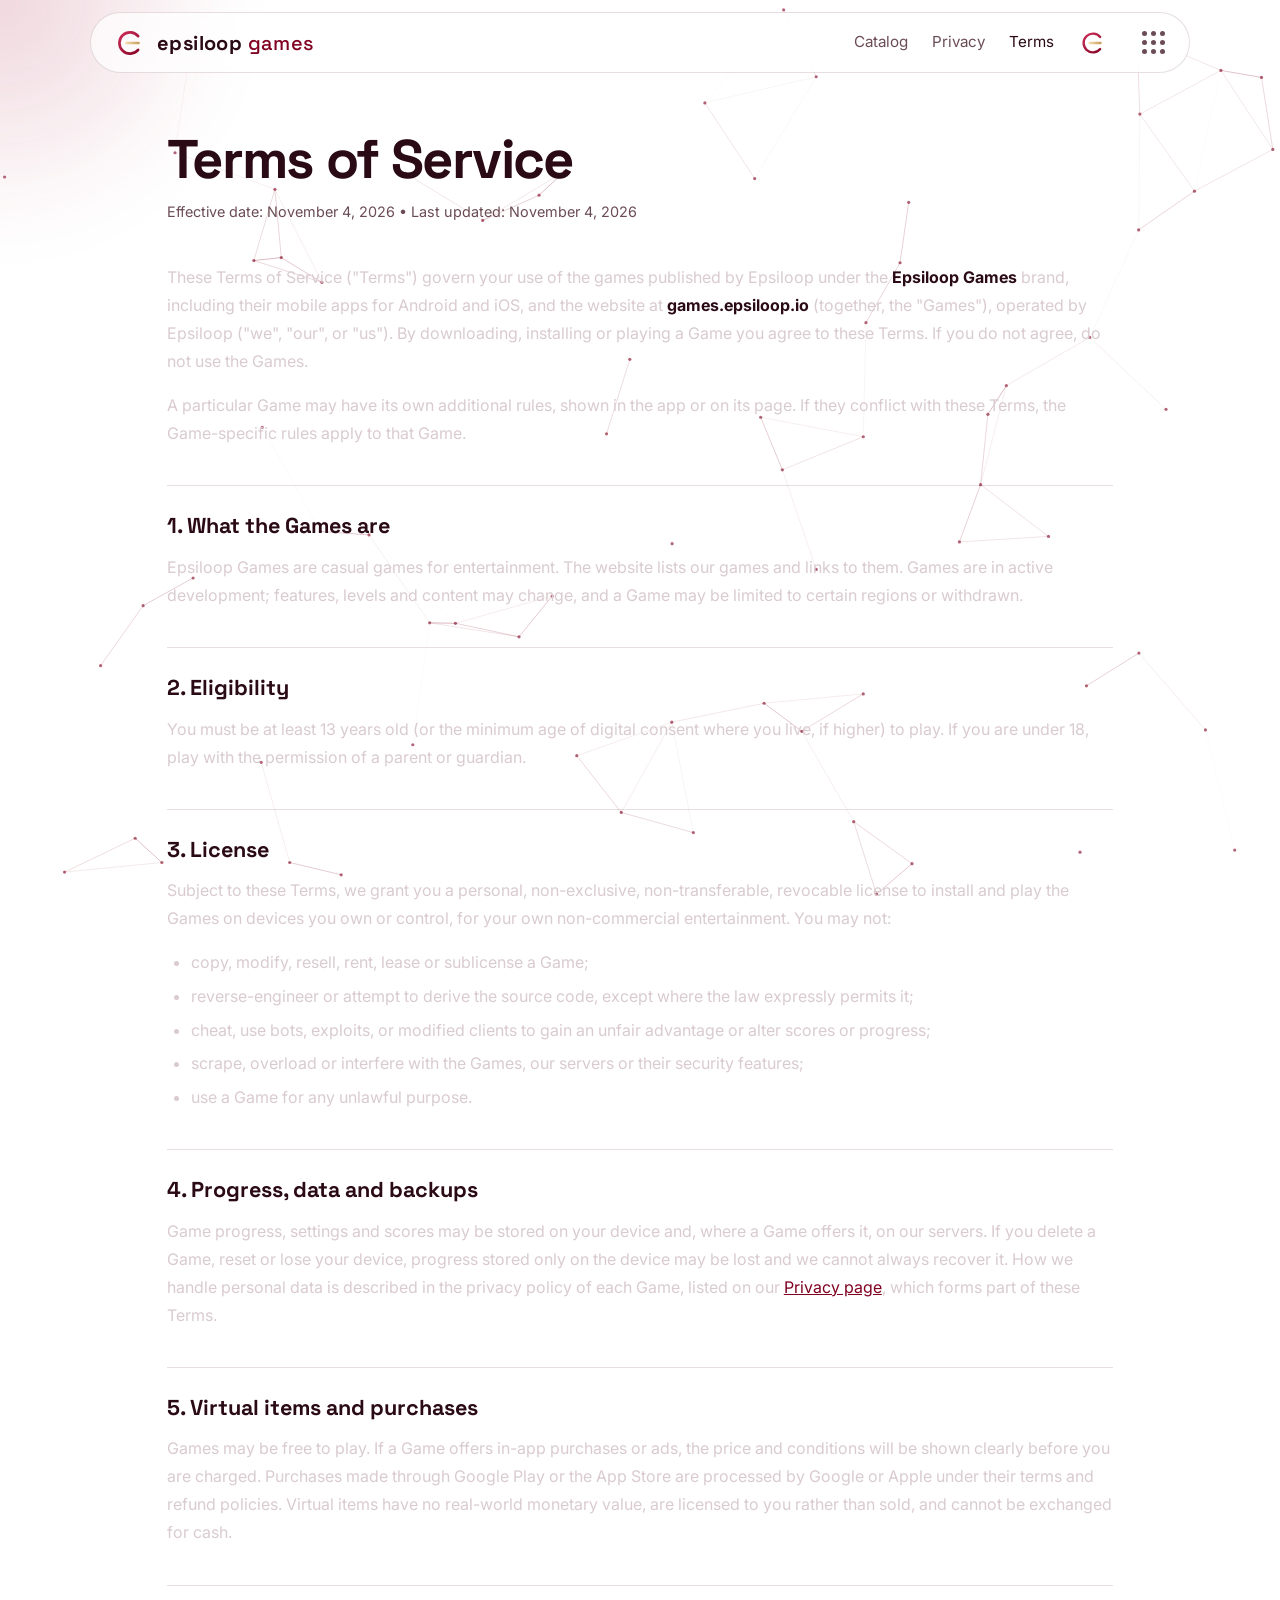
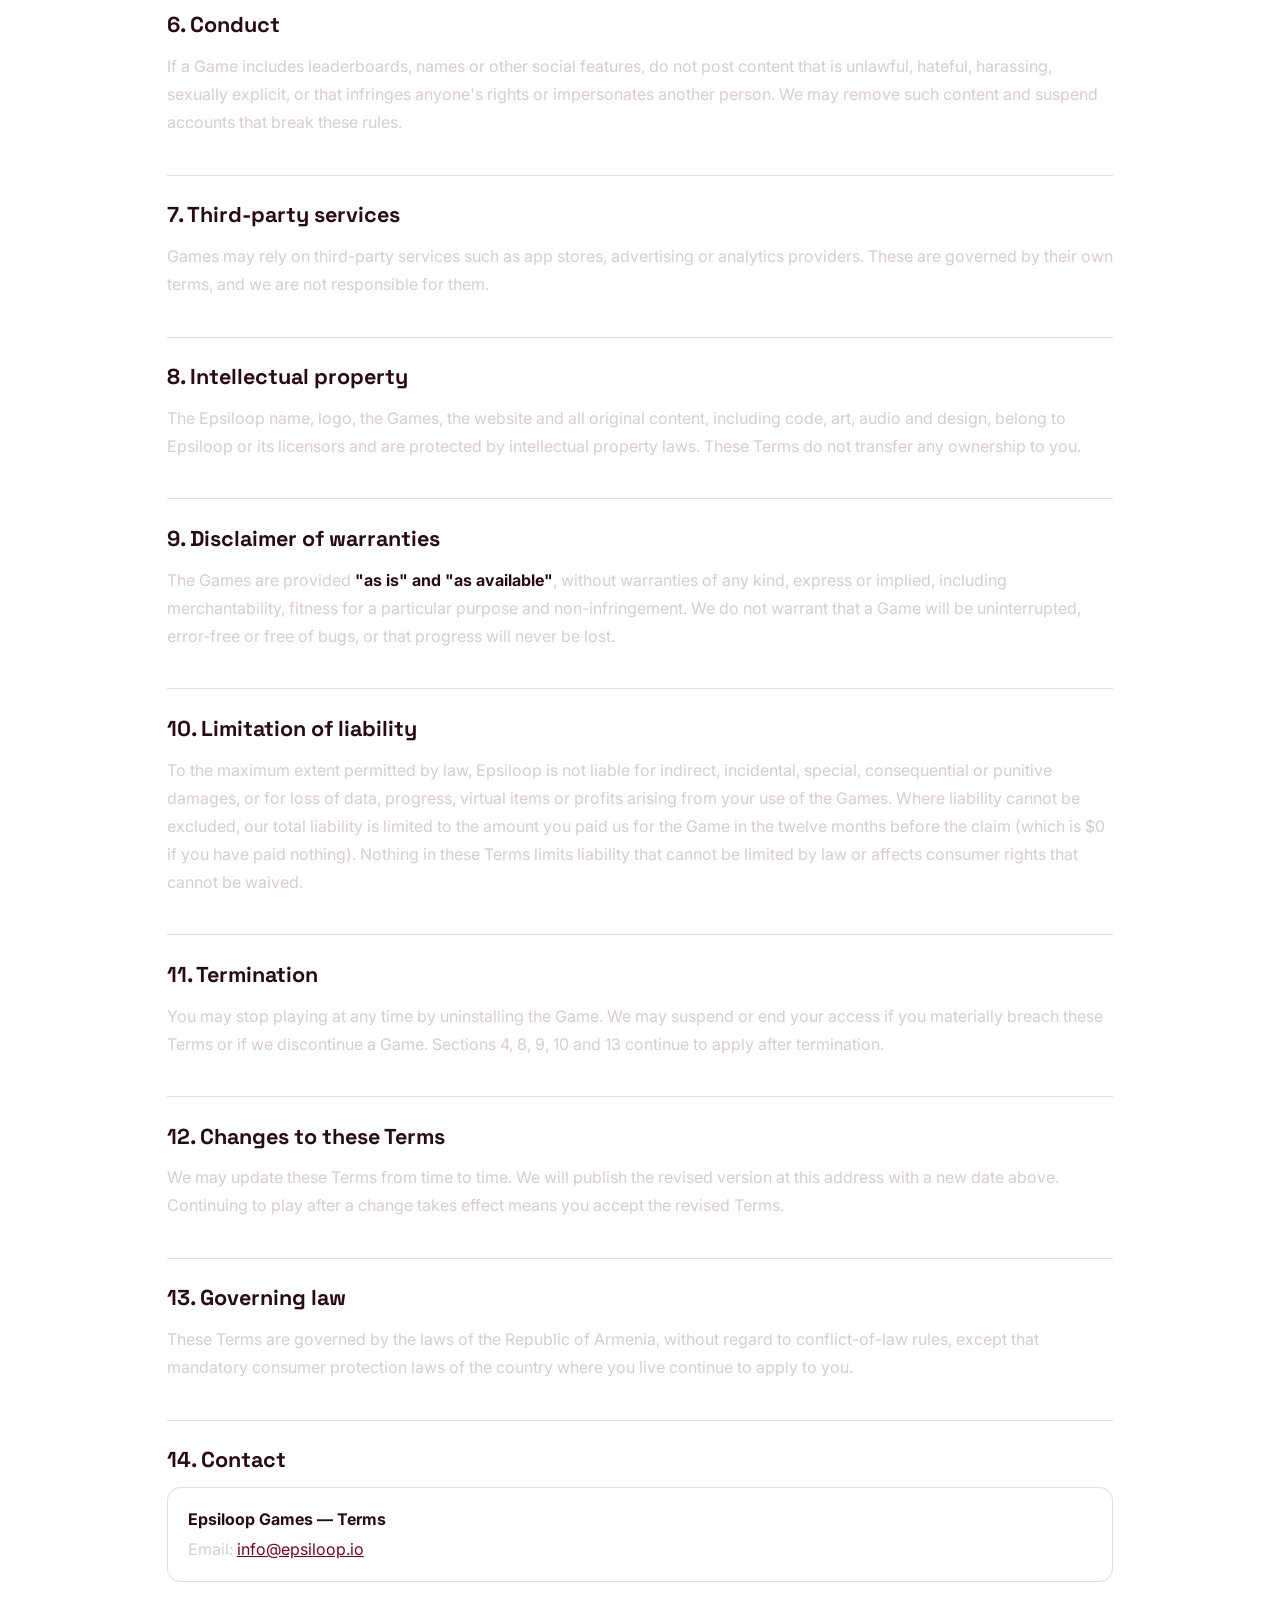
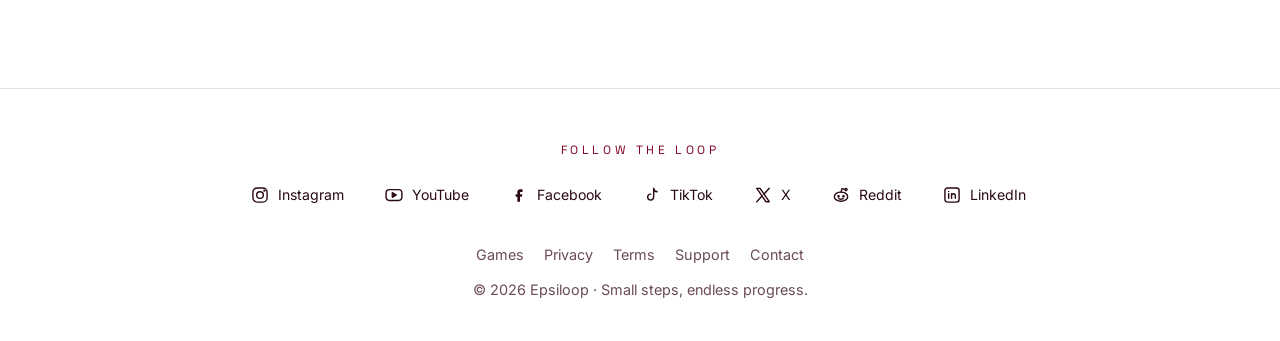
<file: terms.html>
<!doctype html>
<html lang="en">
<head>
  <!-- Google Tag Manager -->
  <script>(function(w,d,s,l,i){w[l]=w[l]||[];w[l].push({"gtm.start":new Date().getTime(),event:"gtm.js"});var f=d.getElementsByTagName(s)[0],j=d.createElement(s),dl=l!="dataLayer"?"&l="+l:"";j.async=true;j.src="https://www.googletagmanager.com/gtm.js?id="+i+dl;f.parentNode.insertBefore(j,f);})(window,document,"script","dataLayer","GTM-TGGK56BC");</script>
  <!-- End Google Tag Manager -->
<meta charset="utf-8">
<meta name="viewport" content="width=device-width,initial-scale=1">
<title>Terms of Service — Epsiloop Games</title>
<meta name="description" content="The terms governing your use of Epsiloop games and the games.epsiloop.io website.">
<meta name="theme-color" content="#800020">
<link rel="canonical" href="https://games.epsiloop.io/terms.html">
<meta name="robots" content="index,follow">
<meta property="og:type" content="website">
<meta property="og:site_name" content="Epsiloop Games">
<meta property="og:title" content="Terms of Service — Epsiloop Games">
<meta property="og:description" content="The terms governing your use of Epsiloop games and the games.epsiloop.io website.">
<meta property="og:url" content="https://games.epsiloop.io/terms.html">
<meta property="og:image" content="https://games.epsiloop.io/og-image.png">
<meta property="og:image:width" content="1200">
<meta property="og:image:height" content="630">
<meta property="og:image:alt" content="Epsiloop Games — Terms of Service">
<meta property="og:locale" content="en_US">
<meta name="twitter:card" content="summary_large_image">
<meta name="twitter:title" content="Terms of Service — Epsiloop Games">
<meta name="twitter:description" content="The terms governing your use of Epsiloop games and the games.epsiloop.io website.">
<meta name="twitter:image" content="https://games.epsiloop.io/og-image.png">
<meta name="twitter:image:alt" content="Epsiloop Games — Terms of Service">
<script type="application/ld+json">{"@context": "https://schema.org", "@type": "BreadcrumbList", "itemListElement": [{"@type": "ListItem", "position": 1, "name": "Epsiloop Games", "item": "https://games.epsiloop.io/"}, {"@type": "ListItem", "position": 2, "name": "Terms of Service", "item": "https://games.epsiloop.io/terms.html"}]}</script>
<link rel="icon" href="favicon.svg" type="image/svg+xml">
<link rel="apple-touch-icon" href="png/epsiloop-180.png">
<link rel="stylesheet" href="css/tokens.css">
<link rel="stylesheet" href="css/components.css">
<link rel="stylesheet" href="style.css">
</head>
<body class="ep">
<!-- Google Tag Manager (noscript) -->
<noscript><iframe src="https://www.googletagmanager.com/ns.html?id=GTM-TGGK56BC" height="0" width="0" style="display:none;visibility:hidden"></iframe></noscript>
<!-- End Google Tag Manager (noscript) -->
<canvas id="bg" aria-hidden="true"></canvas>
<div class="glow" aria-hidden="true"></div>

<header class="ep-nav ep-glass site-nav">
  <a class="ep-brand" href="/"><img src="logo.svg" alt="" width="34" height="34"><span>epsiloop <b>games</b></span></a>
  <nav class="ep-nav__links">
    <a href="/#catalog">Catalog</a>
    <a href="privacy.html">Privacy</a>
    <a href="terms.html" aria-current="page">Terms</a>
    <a href="https://epsiloop.io" class="nav-logo" aria-label="Epsiloop"><img src="logo.svg" alt="Epsiloop" width="30" height="30"></a>
    <div class="apps">
      <button class="apps-btn" aria-label="Our projects" aria-haspopup="true" aria-expanded="false"><i></i><i></i><i></i><i></i><i></i><i></i><i></i><i></i><i></i></button>
      <div class="apps-menu" role="menu">
        <a href="https://motiveaction.epsiloop.io" role="menuitem"><img src="apps/motiveaction.png" alt="" width="56" height="56">Motiveaction</a>
        <a href="https://epsivault.epsiloop.io" role="menuitem"><img src="apps/epsivault.png" alt="" width="56" height="56">EpsiVault</a>
        <a href="https://fraym.epsiloop.io" role="menuitem"><img src="apps/fraym.png" alt="" width="56" height="56">Fraym</a>
      </div>
    </div>
  </nav>
</header>

<main class="legal">
  <h1 class="reveal">Terms of Service</h1>
  <p class="meta">Effective date: November 4, 2026 &bull; Last updated: November 4, 2026</p>
  <div class="body">

    <p>These Terms of Service ("Terms") govern your use of the games published by Epsiloop under the <strong>Epsiloop Games</strong> brand, including their mobile apps for Android and iOS, and the website at <strong>games.epsiloop.io</strong> (together, the "Games"), operated by Epsiloop ("we", "our", or "us"). By downloading, installing or playing a Game you agree to these Terms. If you do not agree, do not use the Games.</p>
    <p>A particular Game may have its own additional rules, shown in the app or on its page. If they conflict with these Terms, the Game-specific rules apply to that Game.</p>

    <h2>1. What the Games are</h2>
    <p>Epsiloop Games are casual games for entertainment. The website lists our games and links to them. Games are in active development; features, levels and content may change, and a Game may be limited to certain regions or withdrawn.</p>

    <h2>2. Eligibility</h2>
    <p>You must be at least 13 years old (or the minimum age of digital consent where you live, if higher) to play. If you are under 18, play with the permission of a parent or guardian.</p>

    <h2>3. License</h2>
    <p>Subject to these Terms, we grant you a personal, non-exclusive, non-transferable, revocable license to install and play the Games on devices you own or control, for your own non-commercial entertainment. You may not:</p>
    <ul>
      <li>copy, modify, resell, rent, lease or sublicense a Game;</li>
      <li>reverse-engineer or attempt to derive the source code, except where the law expressly permits it;</li>
      <li>cheat, use bots, exploits, or modified clients to gain an unfair advantage or alter scores or progress;</li>
      <li>scrape, overload or interfere with the Games, our servers or their security features;</li>
      <li>use a Game for any unlawful purpose.</li>
    </ul>

    <h2>4. Progress, data and backups</h2>
    <p>Game progress, settings and scores may be stored on your device and, where a Game offers it, on our servers. If you delete a Game, reset or lose your device, progress stored only on the device may be lost and we cannot always recover it. How we handle personal data is described in the privacy policy of each Game, listed on our <a href="privacy.html">Privacy page</a>, which forms part of these Terms.</p>

    <h2>5. Virtual items and purchases</h2>
    <p>Games may be free to play. If a Game offers in-app purchases or ads, the price and conditions will be shown clearly before you are charged. Purchases made through Google Play or the App Store are processed by Google or Apple under their terms and refund policies. Virtual items have no real-world monetary value, are licensed to you rather than sold, and cannot be exchanged for cash.</p>

    <h2>6. Conduct</h2>
    <p>If a Game includes leaderboards, names or other social features, do not post content that is unlawful, hateful, harassing, sexually explicit, or that infringes anyone's rights or impersonates another person. We may remove such content and suspend accounts that break these rules.</p>

    <h2>7. Third-party services</h2>
    <p>Games may rely on third-party services such as app stores, advertising or analytics providers. These are governed by their own terms, and we are not responsible for them.</p>

    <h2>8. Intellectual property</h2>
    <p>The Epsiloop name, logo, the Games, the website and all original content, including code, art, audio and design, belong to Epsiloop or its licensors and are protected by intellectual property laws. These Terms do not transfer any ownership to you.</p>

    <h2>9. Disclaimer of warranties</h2>
    <p>The Games are provided <strong>"as is" and "as available"</strong>, without warranties of any kind, express or implied, including merchantability, fitness for a particular purpose and non-infringement. We do not warrant that a Game will be uninterrupted, error-free or free of bugs, or that progress will never be lost.</p>

    <h2>10. Limitation of liability</h2>
    <p>To the maximum extent permitted by law, Epsiloop is not liable for indirect, incidental, special, consequential or punitive damages, or for loss of data, progress, virtual items or profits arising from your use of the Games. Where liability cannot be excluded, our total liability is limited to the amount you paid us for the Game in the twelve months before the claim (which is $0 if you have paid nothing). Nothing in these Terms limits liability that cannot be limited by law or affects consumer rights that cannot be waived.</p>

    <h2>11. Termination</h2>
    <p>You may stop playing at any time by uninstalling the Game. We may suspend or end your access if you materially breach these Terms or if we discontinue a Game. Sections 4, 8, 9, 10 and 13 continue to apply after termination.</p>

    <h2>12. Changes to these Terms</h2>
    <p>We may update these Terms from time to time. We will publish the revised version at this address with a new date above. Continuing to play after a change takes effect means you accept the revised Terms.</p>

    <h2>13. Governing law</h2>
    <p>These Terms are governed by the laws of the Republic of Armenia, without regard to conflict-of-law rules, except that mandatory consumer protection laws of the country where you live continue to apply to you.</p>

    <h2>14. Contact</h2>
    <address>
      <strong>Epsiloop Games &mdash; Terms</strong><br>
      Email: <a href="mailto:info@epsiloop.io">info@epsiloop.io</a>
    </address>

  </div>
</main>

<footer>
  <div class="social-wrap"><p class="social-title">Follow the loop</p><div class="social"><a href="https://www.instagram.com/epsiloop.io" target="_blank" rel="noopener noreferrer" style="--c:#e1306c" aria-label="Epsiloop on Instagram"><svg viewBox="0 0 24 24" fill="none" stroke="currentColor" stroke-width="1.7" stroke-linecap="round" stroke-linejoin="round" aria-hidden="true"><rect x="3.5" y="3.5" width="17" height="17" rx="5"/><circle cx="12" cy="12" r="4"/><circle cx="17.3" cy="6.7" r=".6" fill="currentColor"/></svg><span>Instagram</span></a><a href="https://www.youtube.com/@epsiloop" target="_blank" rel="noopener noreferrer" style="--c:#ff2d2d" aria-label="Epsiloop on YouTube"><svg viewBox="0 0 24 24" fill="none" stroke="currentColor" stroke-width="1.7" stroke-linecap="round" stroke-linejoin="round" aria-hidden="true"><rect x="2.5" y="5.5" width="19" height="13" rx="4"/><path d="M10 9.2v5.6l4.8-2.8z" fill="currentColor"/></svg><span>YouTube</span></a><a href="https://www.facebook.com/profile.php?id=61596055442899" target="_blank" rel="noopener noreferrer" style="--c:#4c8dff" aria-label="Epsiloop on Facebook"><svg viewBox="0 0 24 24" fill="none" stroke="currentColor" stroke-width="1.7" stroke-linecap="round" stroke-linejoin="round" aria-hidden="true"><path d="M14 8.5h2.2V5h-2.7C11 5 10 6.6 10 8.6V11H8v3.2h2V20h3.2v-5.8h2.3l.5-3.2h-2.8V9.2c0-.5.3-.7.8-.7z" fill="currentColor" stroke="none"/></svg><span>Facebook</span></a><a href="https://www.tiktok.com/@epsiloop" target="_blank" rel="noopener noreferrer" style="--c:#25f4ee" aria-label="Epsiloop on TikTok"><svg viewBox="0 0 24 24" fill="none" stroke="currentColor" stroke-width="1.7" stroke-linecap="round" stroke-linejoin="round" aria-hidden="true"><path d="M14 4v10.5a3.6 3.6 0 1 1-3.6-3.6M14 4c.3 2.3 1.9 3.9 4.2 4.1"/></svg><span>TikTok</span></a><a href="https://x.com/epsiloopio" target="_blank" rel="noopener noreferrer" style="--c:#ffffff" aria-label="Epsiloop on X"><svg viewBox="0 0 24 24" fill="none" stroke="currentColor" stroke-width="1.7" stroke-linecap="round" stroke-linejoin="round" aria-hidden="true"><path d="M4.5 4h4l11 16h-4z"/><path d="M4.5 20l6.6-7M13 11l6.5-7"/></svg><span>X</span></a><a href="https://www.reddit.com/r/epsiloop/" target="_blank" rel="noopener noreferrer" style="--c:#ff6a2b" aria-label="Epsiloop on Reddit"><svg viewBox="0 0 24 24" fill="none" stroke="currentColor" stroke-width="1.7" stroke-linecap="round" stroke-linejoin="round" aria-hidden="true"><ellipse cx="12" cy="14" rx="8" ry="5.5"/><circle cx="9" cy="13.5" r=".8" fill="currentColor"/><circle cx="15" cy="13.5" r=".8" fill="currentColor"/><path d="M9.5 16.3c1.5 1 3.5 1 5 0M12 8.5l1.2-4.2 3.6.9"/><circle cx="18" cy="5.5" r="1.3"/></svg><span>Reddit</span></a><a href="https://www.linkedin.com/company/epsiloop-io" target="_blank" rel="noopener noreferrer" style="--c:#0a66c2" aria-label="Epsiloop on LinkedIn"><svg viewBox="0 0 24 24" fill="none" stroke="currentColor" stroke-width="1.7" stroke-linecap="round" stroke-linejoin="round" aria-hidden="true"><rect x="3.5" y="3.5" width="17" height="17" rx="3"/><path d="M8 10.5V16M8 7.8v.1M11.5 16v-5.5M11.5 13c0-1.6 1-2.6 2.4-2.6s2.1 1 2.1 2.5V16"/></svg><span>LinkedIn</span></a></div></div>
    <div class="footer-links"><a href="/">Games</a><a href="privacy.html">Privacy</a><a href="terms.html">Terms</a><a href="support.html">Support</a><a href="mailto:info@epsiloop.io">Contact</a></div>
  © <span id="y"></span> Epsiloop · Small steps, endless progress.
</footer>
<script src="script.js"></script>
</body>
</html>
</file>
<file: css/tokens.css>
/* =========================================================
   Epsiloop Design System — Tokens
   Source of truth: colours extracted from main/style.css
   Layers: primitives -> semantic -> component
   ========================================================= */
@import url("https://fonts.googleapis.com/css2?family=Space+Grotesk:wght@400;500;700&family=Inter:wght@400;500;600&family=JetBrains+Mono:wght@400;500&display=swap");

:root {
  /* ---------- Primitives: brand ---------- */
  --ep-burgundy-950: #1a030a;
  --ep-burgundy-900: #3d0010;
  --ep-burgundy-800: #5c0018;
  --ep-burgundy-700: #800020;   /* --burg  */
  --ep-burgundy-600: #a3153a;   /* --burg-2 */
  --ep-pink-500: #ff5a7a;       /* --pink  */
  --ep-pink-300: #ffb3c1;
  --ep-pink-100: #ffe3e9;

  /* ---------- Primitives: neutrals (warm, burgundy-tinted) ---------- */
  --ep-ink-950: #0d0508;        /* --bg */
  --ep-ink-900: #140810;
  --ep-ink-800: #1d0d14;
  --ep-ink-700: #2a1820;
  --ep-ink-500: #6b565d;
  --ep-ink-300: #b7a3a9;        /* --mute */
  --ep-ink-100: #f6eef0;        /* --text */
  --ep-white: #ffffff;

  /* ---------- Primitives: status ---------- */
  --ep-green-500: #3ddc97;
  --ep-amber-500: #ffb454;
  --ep-red-500: #f2545b;
  --ep-blue-500: #6aa6ff;

  /* ---------- Typography ---------- */
  --ep-font-display: "Space Grotesk", system-ui, sans-serif;
  --ep-font-body: Inter, system-ui, -apple-system, "Segoe UI", sans-serif;
  --ep-font-mono: "JetBrains Mono", ui-monospace, "SF Mono", Menlo, monospace;

  --ep-text-xs: .75rem;   --ep-text-sm: .875rem;  --ep-text-md: 1rem;
  --ep-text-lg: 1.125rem; --ep-text-xl: 1.35rem;  --ep-text-2xl: 1.75rem;
  --ep-text-3xl: 2.25rem; --ep-text-4xl: 3rem;    --ep-text-5xl: clamp(2.8rem, 8vw, 6.5rem);
  --ep-weight-regular: 400; --ep-weight-medium: 500; --ep-weight-semibold: 600; --ep-weight-bold: 700;
  --ep-leading-tight: 1.1; --ep-leading-snug: 1.3; --ep-leading-normal: 1.6;
  --ep-tracking-tight: -.03em; --ep-tracking-wide: .08em; --ep-tracking-eyebrow: .3em;

  /* ---------- Spacing (4px base) ---------- */
  --ep-space-0: 0;    --ep-space-1: 4px;  --ep-space-2: 8px;   --ep-space-3: 12px;
  --ep-space-4: 16px; --ep-space-5: 20px; --ep-space-6: 24px;  --ep-space-8: 32px;
  --ep-space-10: 40px; --ep-space-12: 48px; --ep-space-16: 64px; --ep-space-24: 96px;

  /* ---------- Radius ---------- */
  --ep-radius-xs: 6px;  --ep-radius-sm: 10px; --ep-radius-md: 14px;
  --ep-radius-lg: 20px; --ep-radius-xl: 24px; --ep-radius-pill: 999px;

  /* ---------- Motion ---------- */
  --ep-ease: cubic-bezier(.2, .7, .2, 1);
  --ep-dur-fast: 120ms; --ep-dur: 200ms; --ep-dur-slow: 400ms;

  /* ---------- Layout ---------- */
  --ep-bp-sm: 600px; --ep-bp-md: 900px; --ep-bp-lg: 1200px;
  --ep-container: 1100px;
  --ep-touch-target: 44px;   /* min tap size on mobile */

  /* ---------- Z-index ---------- */
  --ep-z-nav: 10; --ep-z-dropdown: 20; --ep-z-modal: 40; --ep-z-toast: 50; --ep-z-tooltip: 60;

  /* =======================================================
     Semantic tokens — DARK (default, matches website)
     ======================================================= */
  color-scheme: dark;
  --ep-bg: var(--ep-ink-950);
  --ep-bg-raised: var(--ep-ink-900);
  --ep-bg-overlay: rgba(20, 8, 12, .96);
  --ep-surface: rgba(255, 255, 255, .04);       /* --card */
  --ep-surface-hover: rgba(255, 255, 255, .07);
  --ep-surface-active: rgba(255, 255, 255, .1);
  --ep-border: rgba(255, 255, 255, .1);         /* --line */
  --ep-border-strong: rgba(255, 255, 255, .22);

  --ep-text: var(--ep-ink-100);
  --ep-text-muted: var(--ep-ink-300);
  --ep-text-faint: var(--ep-ink-500);
  --ep-text-on-brand: #fff;

  --ep-brand: var(--ep-burgundy-700);
  --ep-brand-strong: var(--ep-burgundy-600);
  --ep-accent: var(--ep-pink-500);
  --ep-accent-soft: rgba(255, 90, 122, .14);
  --ep-link: var(--ep-pink-500);
  --ep-focus: var(--ep-pink-500);

  --ep-success: var(--ep-green-500); --ep-success-soft: rgba(61, 220, 151, .14);
  --ep-warning: var(--ep-amber-500); --ep-warning-soft: rgba(255, 180, 84, .14);
  --ep-danger:  var(--ep-red-500);   --ep-danger-soft:  rgba(242, 84, 91, .16);
  --ep-info:    var(--ep-blue-500);  --ep-info-soft:    rgba(106, 166, 255, .14);

  --ep-gradient-brand: linear-gradient(135deg, var(--ep-burgundy-600), var(--ep-burgundy-700));
  --ep-gradient-text: linear-gradient(100deg, var(--ep-pink-500), var(--ep-burgundy-600) 50%, var(--ep-pink-300));
  --ep-glow: radial-gradient(circle, rgba(128, 0, 32, .55), transparent 65%);

  --ep-shadow-sm: 0 2px 8px rgba(0, 0, 0, .35);
  --ep-shadow-md: 0 8px 30px rgba(128, 0, 32, .45);          /* button */
  --ep-shadow-md-hover: 0 12px 40px rgba(163, 21, 58, .65);
  --ep-shadow-lg: 0 20px 60px rgba(0, 0, 0, .6);             /* menus, modals */
  --ep-scrim: rgba(5, 1, 3, .7);
  --ep-glass-bg: rgba(13, 5, 8, .55);
  --ep-inverse-bg: var(--ep-ink-100);
  --ep-inverse-text: var(--ep-ink-950);
}

/* =======================================================
   WHITE (light) theme — <html data-theme="light">, or automatic from the OS
   when no data-theme is set. Force dark with data-theme="dark".
   ======================================================= */
:root[data-theme="light"] {
  color-scheme: light;
  --ep-bg: #ffffff;
  --ep-bg-raised: #fbf7f8;
  --ep-bg-overlay: rgba(255, 255, 255, .97);
  --ep-surface: rgba(128, 0, 32, .04);
  --ep-surface-hover: rgba(128, 0, 32, .07);
  --ep-surface-active: rgba(128, 0, 32, .11);
  --ep-border: rgba(61, 0, 16, .13);
  --ep-border-strong: rgba(61, 0, 16, .32);

  --ep-text: #2a0a14;
  --ep-text-muted: #6b4c55;
  --ep-text-faint: #9c8890;

  --ep-accent: var(--ep-burgundy-700);
  --ep-accent-soft: rgba(128, 0, 32, .09);
  --ep-link: var(--ep-burgundy-600);
  --ep-focus: var(--ep-burgundy-600);

  --ep-success: #12805a; --ep-success-soft: rgba(18, 128, 90, .11);
  --ep-warning: #a35f00; --ep-warning-soft: rgba(163, 95, 0, .12);
  --ep-danger:  #c0262d; --ep-danger-soft:  rgba(192, 38, 45, .1);
  --ep-info:    #2a62c9; --ep-info-soft:    rgba(42, 98, 201, .1);

  --ep-gradient-text: linear-gradient(100deg, var(--ep-burgundy-700), var(--ep-burgundy-600) 50%, #d4476a);
  --ep-shadow-sm: 0 2px 8px rgba(61, 0, 16, .1);
  --ep-shadow-lg: 0 20px 60px rgba(61, 0, 16, .22);
  --ep-glass-bg: rgba(255, 255, 255, .7);
  --ep-inverse-bg: #2a0a14;
  --ep-inverse-text: #ffffff;
  --ep-shadow-md: 0 8px 24px rgba(128, 0, 32, .25);
  --ep-shadow-md-hover: 0 12px 32px rgba(163, 21, 58, .35);
  --ep-glow: radial-gradient(circle, rgba(163, 21, 58, .18), transparent 65%);
  --ep-scrim: rgba(40, 5, 15, .45);
}

@media (prefers-color-scheme: light) {
  :root:not([data-theme="dark"]) {
    color-scheme: light;
    --ep-bg: #ffffff;
    --ep-bg-raised: #fbf7f8;
    --ep-bg-overlay: rgba(255, 255, 255, .97);
    --ep-surface: rgba(128, 0, 32, .04);
    --ep-surface-hover: rgba(128, 0, 32, .07);
    --ep-surface-active: rgba(128, 0, 32, .11);
    --ep-border: rgba(61, 0, 16, .13);
    --ep-border-strong: rgba(61, 0, 16, .32);

    --ep-text: #2a0a14;
    --ep-text-muted: #6b4c55;
    --ep-text-faint: #9c8890;

    --ep-accent: var(--ep-burgundy-700);
    --ep-accent-soft: rgba(128, 0, 32, .09);
    --ep-link: var(--ep-burgundy-600);
    --ep-focus: var(--ep-burgundy-600);

    --ep-success: #12805a; --ep-success-soft: rgba(18, 128, 90, .11);
    --ep-warning: #a35f00; --ep-warning-soft: rgba(163, 95, 0, .12);
    --ep-danger:  #c0262d; --ep-danger-soft:  rgba(192, 38, 45, .1);
    --ep-info:    #2a62c9; --ep-info-soft:    rgba(42, 98, 201, .1);

    --ep-gradient-text: linear-gradient(100deg, var(--ep-burgundy-700), var(--ep-burgundy-600) 50%, #d4476a);
    --ep-shadow-sm: 0 2px 8px rgba(61, 0, 16, .1);
    --ep-shadow-lg: 0 20px 60px rgba(61, 0, 16, .22);
    --ep-glass-bg: rgba(255, 255, 255, .7);
    --ep-inverse-bg: #2a0a14;
    --ep-inverse-text: #ffffff;
    --ep-shadow-md: 0 8px 24px rgba(128, 0, 32, .25);
    --ep-shadow-md-hover: 0 12px 32px rgba(163, 21, 58, .35);
    --ep-glow: radial-gradient(circle, rgba(163, 21, 58, .18), transparent 65%);
    --ep-scrim: rgba(40, 5, 15, .45);
  }
}
</file>
<file: css/components.css>
/* =========================================================
   Epsiloop Design System — Components  (requires tokens.css)
   Naming: .ep-<component>[__part][--modifier]
   ========================================================= */
*, *::before, *::after { box-sizing: border-box; }
.ep-base, body.ep { margin: 0; background: var(--ep-bg); color: var(--ep-text); font: 400 var(--ep-text-md)/var(--ep-leading-normal) var(--ep-font-body); -webkit-font-smoothing: antialiased; }
:where(.ep) :focus-visible { outline: 2px solid var(--ep-focus); outline-offset: 2px; }

/* ---------- Typography ---------- */
.ep-display, .ep-h1, .ep-h2, .ep-h3, .ep-h4 { font-family: var(--ep-font-display); margin: 0; letter-spacing: -.02em; line-height: var(--ep-leading-snug); }
.ep-display { font-size: var(--ep-text-5xl); font-weight: 700; line-height: var(--ep-leading-tight); letter-spacing: var(--ep-tracking-tight); }
.ep-h1 { font-size: var(--ep-text-4xl); font-weight: 700; }
.ep-h2 { font-size: var(--ep-text-3xl); font-weight: 700; }
.ep-h3 { font-size: var(--ep-text-2xl); font-weight: 500; }
.ep-h4 { font-size: var(--ep-text-xl); font-weight: 500; }
.ep-body-lg { font-size: var(--ep-text-lg); color: var(--ep-text-muted); }
.ep-body { font-size: var(--ep-text-md); }
.ep-small { font-size: var(--ep-text-sm); color: var(--ep-text-muted); }
.ep-caption { font-size: var(--ep-text-xs); color: var(--ep-text-faint); letter-spacing: var(--ep-tracking-wide); }
.ep-eyebrow { font-size: var(--ep-text-xs); letter-spacing: var(--ep-tracking-eyebrow); text-transform: uppercase; color: var(--ep-accent); }
.ep-muted { color: var(--ep-text-muted); }
.ep-gradient-text { background: var(--ep-gradient-text); background-size: 200% auto; -webkit-background-clip: text; background-clip: text; color: transparent; animation: ep-shine 6s linear infinite; }
.ep-link { color: var(--ep-link); text-decoration: none; border-bottom: 1px solid transparent; transition: border-color var(--ep-dur); }
.ep-link:hover { border-bottom-color: currentColor; }
.ep-code { font-family: var(--ep-font-mono); font-size: .875em; padding: 2px 6px; border-radius: var(--ep-radius-xs); background: var(--ep-surface-active); }
.ep-kbd { font-family: var(--ep-font-mono); font-size: var(--ep-text-xs); padding: 2px 7px; border-radius: 6px; border: 1px solid var(--ep-border-strong); border-bottom-width: 2px; background: var(--ep-surface); }
.ep-emph { border-bottom: 2px solid var(--ep-brand-strong); }
@keyframes ep-shine { to { background-position: 200% center; } }

/* ---------- Button ---------- */
.ep-btn { --h: 44px; display: inline-flex; align-items: center; justify-content: center; gap: var(--ep-space-2); height: var(--h); padding: 0 28px; border: 1px solid transparent; border-radius: var(--ep-radius-pill); font: 500 var(--ep-text-md)/1 var(--ep-font-body); color: var(--ep-text-on-brand); background: var(--ep-gradient-brand); box-shadow: var(--ep-shadow-md); cursor: pointer; text-decoration: none; white-space: nowrap; transition: transform var(--ep-dur), box-shadow var(--ep-dur), background var(--ep-dur), border-color var(--ep-dur), opacity var(--ep-dur); }
.ep-btn:hover { transform: translateY(-2px); box-shadow: var(--ep-shadow-md-hover); }
.ep-btn:active { transform: translateY(0); }
.ep-btn--secondary { background: var(--ep-surface-active); box-shadow: none; color: var(--ep-text); }
.ep-btn--secondary:hover { background: var(--ep-surface-hover); box-shadow: none; }
.ep-btn--ghost { background: transparent; border-color: var(--ep-border); box-shadow: none; color: var(--ep-text); }
.ep-btn--ghost:hover { border-color: var(--ep-accent); box-shadow: none; }
.ep-btn--text { background: transparent; box-shadow: none; color: var(--ep-accent); padding: 0 12px; }
.ep-btn--text:hover { background: var(--ep-accent-soft); box-shadow: none; transform: none; }
.ep-btn--danger { background: var(--ep-danger); box-shadow: 0 8px 24px var(--ep-danger-soft); color: #fff; }
.ep-btn--sm { --h: 32px; padding: 0 16px; font-size: var(--ep-text-sm); }
.ep-btn--lg { --h: 54px; padding: 0 36px; font-size: var(--ep-text-lg); }
.ep-btn--block { display: flex; width: 100%; }
.ep-btn--icon { width: var(--h); padding: 0; }
.ep-btn[disabled], .ep-btn[aria-disabled="true"] { opacity: .45; pointer-events: none; box-shadow: none; }
.ep-btn[aria-busy="true"] { pointer-events: none; color: transparent; position: relative; }
.ep-btn[aria-busy="true"]::after { content: ""; position: absolute; width: 18px; height: 18px; border-radius: 50%; border: 2px solid rgba(255,255,255,.35); border-top-color: #fff; animation: ep-spin .7s linear infinite; }
.ep-btn-group { display: inline-flex; gap: var(--ep-space-2); flex-wrap: wrap; }
.ep-fab { position: fixed; right: 20px; bottom: 20px; width: 56px; height: 56px; border-radius: 50%; display: grid; place-items: center; border: 0; color: #fff; background: var(--ep-gradient-brand); box-shadow: var(--ep-shadow-md); cursor: pointer; font-size: 24px; }
@keyframes ep-spin { to { transform: rotate(360deg); } }

/* ---------- Form controls ---------- */
.ep-field { display: grid; gap: 6px; }
.ep-label { font-size: var(--ep-text-sm); font-weight: 500; }
.ep-hint { font-size: var(--ep-text-xs); color: var(--ep-text-muted); }
.ep-error-text { font-size: var(--ep-text-xs); color: var(--ep-danger); }
.ep-input, .ep-select, .ep-textarea { width: 100%; height: 44px; padding: 0 16px; border-radius: var(--ep-radius-md); border: 1px solid var(--ep-border); background: var(--ep-surface); color: var(--ep-text); font: inherit; font-size: var(--ep-text-md); transition: border-color var(--ep-dur), box-shadow var(--ep-dur), background var(--ep-dur); }
.ep-textarea { height: auto; min-height: 96px; padding: 12px 16px; resize: vertical; }
.ep-select { appearance: none; padding-right: 40px; background-image: url("data:image/svg+xml,%3Csvg xmlns='http://www.w3.org/2000/svg' width='12' height='8' fill='none' stroke='%23958088' stroke-width='2' stroke-linecap='round'%3E%3Cpath d='M1 1l5 5 5-5'/%3E%3C/svg%3E"); background-repeat: no-repeat; background-position: right 16px center; }
.ep-input::placeholder, .ep-textarea::placeholder { color: var(--ep-text-faint); }
.ep-input:hover, .ep-select:hover, .ep-textarea:hover { border-color: var(--ep-border-strong); }
.ep-input:focus, .ep-select:focus, .ep-textarea:focus { outline: none; border-color: var(--ep-accent); box-shadow: 0 0 0 3px var(--ep-accent-soft); }
.ep-input[aria-invalid="true"] { border-color: var(--ep-danger); box-shadow: 0 0 0 3px var(--ep-danger-soft); }
.ep-input.is-success { border-color: var(--ep-success); }
.ep-input:disabled, .ep-select:disabled, .ep-textarea:disabled { opacity: .45; cursor: not-allowed; }
.ep-input-group { position: relative; display: flex; align-items: center; }
.ep-input-group > .ep-input { padding-left: 44px; }
.ep-input-group > .ep-input-icon { position: absolute; left: 14px; color: var(--ep-text-muted); pointer-events: none; display: grid; }
.ep-input-group > .ep-input-suffix { position: absolute; right: 8px; }
.ep-otp { display: flex; gap: var(--ep-space-2); }
.ep-otp input { width: 48px; height: 56px; text-align: center; font: 700 var(--ep-text-xl) var(--ep-font-display); border-radius: var(--ep-radius-md); border: 1px solid var(--ep-border); background: var(--ep-surface); color: var(--ep-text); }
.ep-otp input:focus { outline: none; border-color: var(--ep-accent); box-shadow: 0 0 0 3px var(--ep-accent-soft); }

/* checkbox / radio */
.ep-check, .ep-radio { display: inline-flex; align-items: center; gap: 10px; cursor: pointer; font-size: var(--ep-text-md); min-height: 28px; }
.ep-check input, .ep-radio input { appearance: none; margin: 0; width: 20px; height: 20px; flex: none; border: 1.5px solid var(--ep-border-strong); background: var(--ep-surface); display: grid; place-content: center; cursor: pointer; transition: all var(--ep-dur-fast); }
.ep-check input { border-radius: 6px; }
.ep-radio input { border-radius: 50%; }
.ep-check input:checked, .ep-radio input:checked { background: var(--ep-brand-strong); border-color: var(--ep-brand-strong); }
.ep-check input:checked::after { content: ""; width: 10px; height: 6px; border-left: 2px solid #fff; border-bottom: 2px solid #fff; transform: rotate(-45deg) translate(1px, -1px); }
.ep-check input:indeterminate { background: var(--ep-brand-strong); border-color: var(--ep-brand-strong); }
.ep-check input:indeterminate::after { content: ""; width: 10px; height: 2px; background: #fff; }
.ep-radio input:checked::after { content: ""; width: 8px; height: 8px; border-radius: 50%; background: #fff; }
.ep-check input:disabled, .ep-radio input:disabled { opacity: .4; cursor: not-allowed; }

/* switch */
.ep-switch { display: inline-flex; align-items: center; gap: 12px; cursor: pointer; }
.ep-switch input { appearance: none; margin: 0; width: 44px; height: 26px; border-radius: 999px; background: var(--ep-surface-active); border: 1px solid var(--ep-border); position: relative; cursor: pointer; transition: background var(--ep-dur); }
.ep-switch input::after { content: ""; position: absolute; top: 2px; left: 2px; width: 20px; height: 20px; border-radius: 50%; background: #fff; box-shadow: var(--ep-shadow-sm); transition: transform var(--ep-dur) var(--ep-ease); }
.ep-switch input:checked { background: var(--ep-gradient-brand); border-color: transparent; }
.ep-switch input:checked::after { transform: translateX(18px); }
.ep-switch input:disabled { opacity: .4; }

/* slider */
.ep-range { width: 100%; appearance: none; height: 6px; border-radius: 999px; background: linear-gradient(90deg, var(--ep-brand-strong) var(--v, 50%), var(--ep-surface-active) var(--v, 50%)); outline-offset: 6px; }
.ep-range::-webkit-slider-thumb { appearance: none; width: 20px; height: 20px; border-radius: 50%; background: #fff; border: 3px solid var(--ep-brand-strong); box-shadow: var(--ep-shadow-sm); cursor: grab; }
.ep-range::-moz-range-thumb { width: 14px; height: 14px; border-radius: 50%; background: #fff; border: 3px solid var(--ep-brand-strong); cursor: grab; }

/* file drop */
.ep-dropzone { display: grid; place-items: center; gap: 6px; text-align: center; padding: 32px; border: 1.5px dashed var(--ep-border-strong); border-radius: var(--ep-radius-lg); background: var(--ep-surface); color: var(--ep-text-muted); transition: all var(--ep-dur); cursor: pointer; }
.ep-dropzone:hover, .ep-dropzone.is-drag { border-color: var(--ep-accent); background: var(--ep-accent-soft); color: var(--ep-text); }

/* segmented */
.ep-segmented { display: inline-flex; padding: 4px; gap: 2px; border-radius: var(--ep-radius-pill); background: var(--ep-surface); border: 1px solid var(--ep-border); }
.ep-segmented button { border: 0; background: transparent; color: var(--ep-text-muted); padding: 7px 18px; border-radius: var(--ep-radius-pill); font: 500 var(--ep-text-sm) var(--ep-font-body); cursor: pointer; transition: all var(--ep-dur); }
.ep-segmented button[aria-pressed="true"], .ep-segmented button[aria-selected="true"] { background: var(--ep-gradient-brand); color: #fff; }

/* ---------- Badge / chip / tag / avatar ---------- */
.ep-badge { display: inline-flex; align-items: center; gap: 6px; padding: 3px 10px; border-radius: 999px; font-size: var(--ep-text-xs); font-weight: 600; letter-spacing: .02em; background: var(--ep-surface-active); color: var(--ep-text-muted); }
.ep-badge--brand { background: var(--ep-accent-soft); color: var(--ep-accent); }
.ep-badge--success { background: var(--ep-success-soft); color: var(--ep-success); }
.ep-badge--warning { background: var(--ep-warning-soft); color: var(--ep-warning); }
.ep-badge--danger { background: var(--ep-danger-soft); color: var(--ep-danger); }
.ep-badge--info { background: var(--ep-info-soft); color: var(--ep-info); }
.ep-badge--dot::before { content: ""; width: 6px; height: 6px; border-radius: 50%; background: currentColor; }
.ep-tag { font-size: var(--ep-text-xs); color: var(--ep-accent); letter-spacing: var(--ep-tracking-wide); }
.ep-chip { display: inline-flex; align-items: center; gap: 8px; height: 32px; padding: 0 14px; border-radius: 999px; border: 1px solid var(--ep-border); background: var(--ep-surface); color: var(--ep-text); font-size: var(--ep-text-sm); cursor: pointer; transition: all var(--ep-dur); }
.ep-chip:hover { border-color: var(--ep-accent); }
.ep-chip[aria-pressed="true"] { background: var(--ep-accent-soft); border-color: var(--ep-accent); color: var(--ep-accent); }
.ep-chip__x { border: 0; background: none; color: inherit; cursor: pointer; padding: 0; opacity: .7; }
.ep-counter { min-width: 20px; height: 20px; padding: 0 6px; border-radius: 10px; background: var(--ep-accent); color: var(--ep-text-on-brand); font-size: 11px; font-weight: 700; display: inline-grid; place-items: center; }
.ep-avatar { --s: 40px; width: var(--s); height: var(--s); border-radius: 50%; display: inline-grid; place-items: center; overflow: hidden; background: var(--ep-gradient-brand); color: #fff; font: 700 calc(var(--s) * .38) var(--ep-font-display); position: relative; flex: none; }
.ep-avatar img { width: 100%; height: 100%; object-fit: cover; }
.ep-avatar--sm { --s: 28px; } .ep-avatar--lg { --s: 56px; } .ep-avatar--xl { --s: 80px; }
.ep-avatar[data-status]::after { content: ""; position: absolute; right: 0; bottom: 0; width: 28%; height: 28%; border-radius: 50%; background: var(--ep-success); border: 2px solid var(--ep-bg); }
.ep-avatar[data-status="away"]::after { background: var(--ep-warning); } .ep-avatar[data-status="offline"]::after { background: var(--ep-text-faint); }
.ep-avatar-stack { display: inline-flex; } .ep-avatar-stack .ep-avatar { margin-left: -10px; border: 2px solid var(--ep-bg); } .ep-avatar-stack .ep-avatar:first-child { margin-left: 0; }

/* ---------- Card ---------- */
.ep-card { position: relative; padding: 28px; border-radius: var(--ep-radius-xl); border: 1px solid var(--ep-border); background: var(--ep-surface); backdrop-filter: blur(10px); color: var(--ep-text); overflow: hidden; transition: border-color .3s, transform .2s; }
.ep-card--interactive { cursor: pointer; text-decoration: none; display: block; }
.ep-card--interactive::before { content: ""; position: absolute; inset: 0; background: radial-gradient(300px circle at var(--mx, 50%) var(--my, 0%), rgba(255,90,122,.18), transparent 70%); opacity: 0; transition: opacity .3s; pointer-events: none; }
.ep-card--interactive:hover { border-color: var(--ep-brand-strong); transform: translateY(-2px); }
.ep-card--interactive:hover::before { opacity: 1; }
.ep-card--elevated { background: var(--ep-bg-raised); box-shadow: var(--ep-shadow-lg); }
.ep-card--compact { padding: 16px; border-radius: var(--ep-radius-lg); }
.ep-card__title { font: 500 var(--ep-text-xl)/1.3 var(--ep-font-display); margin: 8px 0; }
.ep-stat b { display: block; font: 700 3rem/1 var(--ep-font-display); color: var(--ep-accent); } .ep-stat small { color: var(--ep-text-muted); }
.ep-divider { height: 1px; border: 0; background: var(--ep-border); margin: var(--ep-space-4) 0; }
.ep-divider--label { display: flex; align-items: center; gap: 12px; color: var(--ep-text-faint); font-size: var(--ep-text-xs); height: auto; background: none; }
.ep-divider--label::before, .ep-divider--label::after { content: ""; flex: 1; height: 1px; background: var(--ep-border); }
.ep-glass { background: var(--ep-glass-bg); backdrop-filter: blur(14px); border: 1px solid var(--ep-border); }

/* ---------- Alerts / toast / banner ---------- */
.ep-alert { --c: var(--ep-info); --cs: var(--ep-info-soft); display: flex; gap: 12px; padding: 14px 16px; border-radius: var(--ep-radius-md); background: var(--cs); border: 1px solid color-mix(in srgb, var(--c) 40%, transparent); font-size: var(--ep-text-sm); }
.ep-alert__icon { color: var(--c); flex: none; font-weight: 700; }
.ep-alert__title { font-weight: 600; margin-bottom: 2px; }
.ep-alert--success { --c: var(--ep-success); --cs: var(--ep-success-soft); }
.ep-alert--warning { --c: var(--ep-warning); --cs: var(--ep-warning-soft); }
.ep-alert--danger { --c: var(--ep-danger); --cs: var(--ep-danger-soft); }
.ep-alert--brand { --c: var(--ep-accent); --cs: var(--ep-accent-soft); }
.ep-toast-region { position: fixed; right: 20px; bottom: 20px; display: grid; gap: 10px; z-index: var(--ep-z-toast); width: min(360px, calc(100vw - 40px)); }
.ep-toast { display: flex; align-items: center; gap: 12px; padding: 14px 16px; border-radius: var(--ep-radius-md); background: var(--ep-bg-overlay); border: 1px solid var(--ep-border); box-shadow: var(--ep-shadow-lg); backdrop-filter: blur(14px); animation: ep-toast-in var(--ep-dur-slow) var(--ep-ease); font-size: var(--ep-text-sm); }
.ep-toast__msg { flex: 1; }
@keyframes ep-toast-in { from { opacity: 0; transform: translateY(12px) scale(.97); } }
.ep-banner { padding: 10px 16px; text-align: center; font-size: var(--ep-text-sm); background: var(--ep-gradient-brand); color: #fff; }

/* ---------- Overlays: modal, drawer, sheet, popover, tooltip, menu ---------- */
.ep-scrim { position: fixed; inset: 0; background: var(--ep-scrim); backdrop-filter: blur(4px); z-index: var(--ep-z-modal); display: none; place-items: center; padding: 20px; }
.ep-scrim.is-open { display: grid; }
.ep-modal { width: min(480px, 100%); max-height: 90vh; overflow: auto; padding: 28px; border-radius: var(--ep-radius-xl); background: var(--ep-bg-overlay); border: 1px solid var(--ep-border); box-shadow: var(--ep-shadow-lg); animation: ep-pop var(--ep-dur-slow) var(--ep-ease); }
.ep-modal__head { display: flex; justify-content: space-between; align-items: start; margin-bottom: 12px; }
.ep-modal__foot { display: flex; justify-content: flex-end; gap: 10px; margin-top: 24px; }
@keyframes ep-pop { from { opacity: 0; transform: translateY(16px) scale(.97); } }
.ep-drawer { position: fixed; top: 0; right: 0; bottom: 0; width: min(380px, 92vw); background: var(--ep-bg-overlay); border-left: 1px solid var(--ep-border); box-shadow: var(--ep-shadow-lg); padding: 24px; transform: translateX(105%); transition: transform var(--ep-dur-slow) var(--ep-ease); z-index: calc(var(--ep-z-modal) + 1); overflow: auto; }
.ep-drawer.is-open { transform: none; }
.ep-sheet { position: fixed; left: 0; right: 0; bottom: 0; max-height: 85vh; padding: 12px 20px 28px; border-radius: 28px 28px 0 0; background: var(--ep-bg-overlay); border-top: 1px solid var(--ep-border); box-shadow: var(--ep-shadow-lg); transform: translateY(105%); transition: transform var(--ep-dur-slow) var(--ep-ease); z-index: calc(var(--ep-z-modal) + 1); }
.ep-sheet.is-open { transform: none; }
.ep-sheet__grab { width: 40px; height: 4px; border-radius: 2px; background: var(--ep-border-strong); margin: 0 auto 16px; }
.ep-pop { position: relative; display: inline-block; }
.ep-menu { position: absolute; top: calc(100% + 10px); right: 0; min-width: 220px; padding: 8px; border-radius: var(--ep-radius-lg); background: var(--ep-bg-overlay); border: 1px solid var(--ep-border); box-shadow: var(--ep-shadow-lg); backdrop-filter: blur(14px); z-index: var(--ep-z-dropdown); display: none; }
.ep-menu.is-open { display: block; }
.ep-menu__item { display: flex; align-items: center; gap: 10px; width: 100%; padding: 10px 12px; border: 0; border-radius: 10px; background: none; color: var(--ep-text); font: inherit; font-size: var(--ep-text-sm); text-align: left; cursor: pointer; text-decoration: none; }
.ep-menu__item:hover { background: var(--ep-surface-hover); }
.ep-menu__item--danger { color: var(--ep-danger); }
.ep-menu__item kbd { margin-left: auto; }
.ep-menu hr { border: 0; height: 1px; background: var(--ep-border); margin: 6px 0; }
[data-tip] { position: relative; }
[data-tip]::after { content: attr(data-tip); position: absolute; bottom: calc(100% + 8px); left: 50%; transform: translate(-50%, 4px); padding: 6px 10px; border-radius: 8px; background: var(--ep-inverse-bg); color: var(--ep-inverse-text); font-size: var(--ep-text-xs); font-weight: 500; white-space: nowrap; opacity: 0; pointer-events: none; transition: all var(--ep-dur); z-index: var(--ep-z-tooltip); }
[data-tip]:hover::after, [data-tip]:focus-visible::after { opacity: 1; transform: translate(-50%, 0); }
.ep-cmdk { width: min(560px, 100%); border-radius: var(--ep-radius-xl); background: var(--ep-bg-overlay); border: 1px solid var(--ep-border); box-shadow: var(--ep-shadow-lg); overflow: hidden; }
.ep-cmdk__input { width: 100%; padding: 18px 20px; border: 0; border-bottom: 1px solid var(--ep-border); background: none; color: var(--ep-text); font: inherit; font-size: var(--ep-text-lg); outline: none; }
.ep-cmdk__list { padding: 8px; max-height: 280px; overflow: auto; }

/* ---------- Navigation ---------- */
.ep-nav { display: flex; justify-content: space-between; align-items: center; padding: 14px 24px; backdrop-filter: blur(14px); background: var(--ep-glass-bg); border-bottom: 1px solid var(--ep-border); }
.ep-brand { display: flex; align-items: center; gap: 10px; font: 700 1.25rem var(--ep-font-display); letter-spacing: .02em; color: var(--ep-text); text-decoration: none; }
.ep-brand__mark { width: 28px; height: 28px; border-radius: 50%; background: var(--ep-gradient-brand); box-shadow: 0 0 20px rgba(163,21,58,.6); }
.ep-nav__links { display: flex; align-items: center; gap: 24px; }
.ep-nav__links a:not(.ep-btn) { color: var(--ep-text-muted); text-decoration: none; font-size: .95rem; transition: color var(--ep-dur); }
.ep-nav__links a:not(.ep-btn):hover, .ep-nav__links a[aria-current="page"] { color: var(--ep-text); }
.ep-tabs { display: flex; gap: 4px; border-bottom: 1px solid var(--ep-border); overflow-x: auto; }
.ep-tab { padding: 12px 16px; border: 0; background: none; color: var(--ep-text-muted); font: 500 var(--ep-text-sm) var(--ep-font-body); cursor: pointer; position: relative; white-space: nowrap; }
.ep-tab:hover { color: var(--ep-text); }
.ep-tab[aria-selected="true"] { color: var(--ep-accent); }
.ep-tab[aria-selected="true"]::after { content: ""; position: absolute; left: 12px; right: 12px; bottom: -1px; height: 2px; border-radius: 2px; background: var(--ep-accent); }
.ep-breadcrumb { display: flex; gap: 8px; font-size: var(--ep-text-sm); color: var(--ep-text-muted); list-style: none; padding: 0; margin: 0; flex-wrap: wrap; }
.ep-breadcrumb li + li::before { content: "/"; margin-right: 8px; color: var(--ep-text-faint); }
.ep-breadcrumb a { color: inherit; text-decoration: none; } .ep-breadcrumb a:hover { color: var(--ep-text); } .ep-breadcrumb [aria-current] { color: var(--ep-text); }
.ep-pagination { display: inline-flex; gap: 4px; }
.ep-page { min-width: 36px; height: 36px; padding: 0 10px; border-radius: 10px; border: 1px solid transparent; background: none; color: var(--ep-text-muted); font: inherit; font-size: var(--ep-text-sm); cursor: pointer; }
.ep-page:hover { background: var(--ep-surface-hover); }
.ep-page[aria-current="page"] { background: var(--ep-accent-soft); color: var(--ep-accent); border-color: var(--ep-accent); }
.ep-sidebar { width: 260px; padding: 16px; display: flex; flex-direction: column; gap: 4px; border-right: 1px solid var(--ep-border); background: var(--ep-bg-raised); }
.ep-sidebar__label { padding: 14px 12px 6px; font-size: var(--ep-text-xs); letter-spacing: var(--ep-tracking-wide); text-transform: uppercase; color: var(--ep-text-faint); }
.ep-sidebar a, .ep-navitem { display: flex; align-items: center; gap: 12px; padding: 10px 12px; border-radius: 12px; color: var(--ep-text-muted); text-decoration: none; font-size: var(--ep-text-sm); font-weight: 500; transition: all var(--ep-dur-fast); }
.ep-sidebar a:hover, .ep-navitem:hover { background: var(--ep-surface-hover); color: var(--ep-text); }
.ep-sidebar a[aria-current="page"], .ep-navitem[aria-current="page"] { background: var(--ep-accent-soft); color: var(--ep-accent); }
.ep-stepper { display: flex; align-items: center; list-style: none; padding: 0; margin: 0; }
.ep-step { display: flex; align-items: center; gap: 10px; font-size: var(--ep-text-sm); color: var(--ep-text-muted); flex: 1; }
.ep-step:last-child { flex: none; }
.ep-step__dot { width: 28px; height: 28px; border-radius: 50%; display: grid; place-items: center; border: 1.5px solid var(--ep-border-strong); font-weight: 600; font-size: var(--ep-text-xs); flex: none; }
.ep-step::after { content: ""; flex: 1; height: 2px; background: var(--ep-border); margin: 0 8px; }
.ep-step:last-child::after { display: none; }
.ep-step.is-done .ep-step__dot { background: var(--ep-brand-strong); border-color: var(--ep-brand-strong); color: #fff; }
.ep-step.is-done::after { background: var(--ep-brand-strong); }
.ep-step.is-active { color: var(--ep-text); } .ep-step.is-active .ep-step__dot { border-color: var(--ep-accent); color: var(--ep-accent); box-shadow: 0 0 0 4px var(--ep-accent-soft); }

/* ---------- Mobile patterns ---------- */
.ep-appbar { display: flex; align-items: center; gap: 12px; height: 56px; padding: 0 12px; background: var(--ep-bg-raised); border-bottom: 1px solid var(--ep-border); }
.ep-appbar__title { flex: 1; font: 500 var(--ep-text-lg) var(--ep-font-display); text-align: center; }
/* Floating circular nav (mobile) — same language as the website's round apps menu */
.ep-tabbar { display: flex; justify-content: space-between; align-items: center; gap: 10px; width: auto; margin: 0 16px calc(16px + env(safe-area-inset-bottom)); padding: 6px; border-radius: 999px; background: var(--ep-bg-overlay); border: 1px solid var(--ep-border); box-shadow: var(--ep-shadow-lg); backdrop-filter: blur(14px); }
.ep-tabbar a { position: relative; display: grid; place-items: center; width: 48px; height: 48px; border-radius: 50%; color: var(--ep-text-muted); text-decoration: none; font-size: 20px; transition: background var(--ep-dur), color var(--ep-dur), transform var(--ep-dur); }
.ep-tabbar a small { position: absolute; width: 1px; height: 1px; overflow: hidden; clip: rect(0 0 0 0); }
.ep-tabbar a:hover { background: var(--ep-surface-hover); color: var(--ep-text); }
.ep-tabbar a[aria-current="page"] { background: var(--ep-gradient-brand); color: #fff; box-shadow: var(--ep-shadow-md); transform: translateY(-2px); }
.ep-tabbar__badge { position: absolute; top: 4px; right: 4px; width: 10px; height: 10px; border-radius: 50%; background: var(--ep-accent); border: 2px solid var(--ep-bg-overlay); }

/* Circular apps button (3x3 dots) + round-icon menu — matches website */
.ep-apps { position: relative; display: inline-block; }
.ep-apps-btn { display: grid; grid-template-columns: repeat(3, 5px); gap: 4px; padding: 14px; border-radius: 50%; border: 0; background: transparent; cursor: pointer; transition: background var(--ep-dur); }
.ep-apps-btn:hover, .ep-apps-btn[aria-expanded="true"] { background: var(--ep-surface-active); }
.ep-apps-btn i { width: 5px; height: 5px; border-radius: 50%; background: var(--ep-text-muted); }
.ep-apps-menu { position: absolute; right: 0; top: calc(100% + 10px); width: 280px; padding: 16px; border-radius: 20px; border: 1px solid var(--ep-border); background: var(--ep-bg-overlay); backdrop-filter: blur(14px); box-shadow: var(--ep-shadow-lg); display: none; grid-template-columns: repeat(2, 1fr); gap: 6px; z-index: var(--ep-z-dropdown); }
.ep-apps-menu.is-open { display: grid; }
.ep-apps-menu a { display: flex; flex-direction: column; align-items: center; gap: 8px; padding: 14px 8px; border-radius: 14px; color: var(--ep-text); text-decoration: none; font-size: .9rem; transition: background var(--ep-dur); }
.ep-apps-menu a:hover { background: var(--ep-surface-hover); }
.ep-apps-menu .ep-avatar { --s: 56px; }
.ep-device { width: 320px; border-radius: 36px; border: 8px solid var(--ep-border-strong); background: var(--ep-bg); overflow: hidden; display: flex; flex-direction: column; box-shadow: var(--ep-shadow-lg); }
.ep-window { border-radius: 14px; border: 1px solid var(--ep-border-strong); overflow: hidden; background: var(--ep-bg); box-shadow: var(--ep-shadow-lg); }
.ep-titlebar { display: flex; align-items: center; gap: 8px; height: 40px; padding: 0 14px; background: var(--ep-bg-raised); border-bottom: 1px solid var(--ep-border); font-size: var(--ep-text-xs); color: var(--ep-text-muted); user-select: none; -webkit-app-region: drag; }
.ep-titlebar i { width: 12px; height: 12px; border-radius: 50%; background: var(--ep-ink-500); } .ep-titlebar i:nth-child(1) { background: #ff5f57; } .ep-titlebar i:nth-child(2) { background: #febc2e; } .ep-titlebar i:nth-child(3) { background: #28c840; }
.ep-titlebar span { flex: 1; text-align: center; }
.ep-statusbar { display: flex; justify-content: space-between; padding: 6px 14px; font-size: 11px; background: var(--ep-bg-raised); border-top: 1px solid var(--ep-border); color: var(--ep-text-muted); }
.ep-safe-top { padding-top: env(safe-area-inset-top); } .ep-safe-bottom { padding-bottom: env(safe-area-inset-bottom); }

/* ---------- Disclosure ---------- */
.ep-accordion { border: 1px solid var(--ep-border); border-radius: var(--ep-radius-lg); overflow: hidden; background: var(--ep-surface); }
.ep-accordion details + details { border-top: 1px solid var(--ep-border); }
.ep-accordion summary { display: flex; justify-content: space-between; align-items: center; padding: 16px 20px; cursor: pointer; font-weight: 500; list-style: none; }
.ep-accordion summary::-webkit-details-marker { display: none; }
.ep-accordion summary::after { content: "+"; color: var(--ep-accent); font-size: 1.4rem; transition: transform var(--ep-dur); }
.ep-accordion details[open] summary::after { transform: rotate(45deg); }
.ep-accordion details > div { padding: 0 20px 18px; color: var(--ep-text-muted); }

/* ---------- Feedback / progress ---------- */
.ep-progress { height: 8px; border-radius: 999px; background: var(--ep-surface-active); overflow: hidden; }
.ep-progress > i { display: block; height: 100%; width: var(--v, 50%); border-radius: inherit; background: var(--ep-gradient-brand); transition: width var(--ep-dur-slow) var(--ep-ease); }
.ep-progress--indeterminate > i { width: 40%; animation: ep-slide 1.2s infinite var(--ep-ease); }
@keyframes ep-slide { from { transform: translateX(-100%); } to { transform: translateX(250%); } }
.ep-ring { --s: 64px; width: var(--s); height: var(--s); border-radius: 50%; display: grid; place-items: center; font: 700 var(--ep-text-sm) var(--ep-font-display); background: radial-gradient(closest-side, var(--ep-bg) 78%, transparent 80%), conic-gradient(var(--ep-accent) calc(var(--v, 60) * 1%), var(--ep-surface-active) 0); }
.ep-spinner { width: 24px; height: 24px; border-radius: 50%; border: 3px solid var(--ep-surface-active); border-top-color: var(--ep-accent); animation: ep-spin .7s linear infinite; display: inline-block; }
.ep-skeleton { border-radius: var(--ep-radius-sm); background: linear-gradient(90deg, var(--ep-surface) 25%, var(--ep-surface-active) 50%, var(--ep-surface) 75%); background-size: 200% 100%; animation: ep-skel 1.4s infinite; min-height: 14px; }
@keyframes ep-skel { to { background-position: -200% 0; } }
.ep-empty { text-align: center; padding: 48px 24px; display: grid; justify-items: center; gap: 10px; color: var(--ep-text-muted); }
.ep-empty__icon { width: 64px; height: 64px; border-radius: 50%; display: grid; place-items: center; background: var(--ep-accent-soft); color: var(--ep-accent); font-size: 28px; }
.ep-rating { display: inline-flex; gap: 2px; color: var(--ep-accent); font-size: 20px; letter-spacing: 2px; }

/* ---------- Data display ---------- */
.ep-table-wrap { overflow-x: auto; border: 1px solid var(--ep-border); border-radius: var(--ep-radius-lg); background: var(--ep-surface); }
.ep-table { width: 100%; border-collapse: collapse; font-size: var(--ep-text-sm); }
.ep-table th { text-align: left; padding: 12px 16px; font-weight: 600; font-size: var(--ep-text-xs); letter-spacing: var(--ep-tracking-wide); text-transform: uppercase; color: var(--ep-text-muted); border-bottom: 1px solid var(--ep-border); white-space: nowrap; }
.ep-table td { padding: 14px 16px; border-bottom: 1px solid var(--ep-border); }
.ep-table tr:last-child td { border-bottom: 0; }
.ep-table tbody tr:hover { background: var(--ep-surface-hover); }
.ep-list { list-style: none; margin: 0; padding: 0; border: 1px solid var(--ep-border); border-radius: var(--ep-radius-lg); background: var(--ep-surface); overflow: hidden; }
.ep-list__item { display: flex; align-items: center; gap: 14px; padding: 14px 16px; border-bottom: 1px solid var(--ep-border); }
.ep-list__item:last-child { border-bottom: 0; }
.ep-list__body { flex: 1; min-width: 0; } .ep-list__title { font-weight: 500; } .ep-list__sub { font-size: var(--ep-text-sm); color: var(--ep-text-muted); }
.ep-timeline { list-style: none; margin: 0; padding: 0 0 0 20px; border-left: 2px solid var(--ep-border); display: grid; gap: 20px; }
.ep-timeline li { position: relative; } .ep-timeline li::before { content: ""; position: absolute; left: -27px; top: 6px; width: 12px; height: 12px; border-radius: 50%; background: var(--ep-accent); box-shadow: 0 0 0 4px var(--ep-accent-soft); }
.ep-bars { display: flex; align-items: end; gap: 8px; height: 120px; }
.ep-bars i { flex: 1; height: var(--h); border-radius: 8px 8px 0 0; background: var(--ep-gradient-brand); opacity: .85; transition: opacity var(--ep-dur); } .ep-bars i:hover { opacity: 1; }
.ep-calendar { width: 280px; padding: 16px; border-radius: var(--ep-radius-lg); border: 1px solid var(--ep-border); background: var(--ep-surface); }
.ep-calendar__grid { display: grid; grid-template-columns: repeat(7, 1fr); gap: 2px; text-align: center; font-size: var(--ep-text-sm); }
.ep-calendar__grid b { font-size: 11px; color: var(--ep-text-faint); font-weight: 500; padding: 6px 0; }
.ep-calendar__grid button { aspect-ratio: 1; border: 0; border-radius: 50%; background: none; color: var(--ep-text); cursor: pointer; font: inherit; }
.ep-calendar__grid button:hover { background: var(--ep-surface-hover); }
.ep-calendar__grid button.is-today { border: 1px solid var(--ep-accent); }
.ep-calendar__grid button.is-selected { background: var(--ep-gradient-brand); color: #fff; }
.ep-calendar__grid button.is-muted { color: var(--ep-text-faint); }
.ep-chat { display: grid; gap: 8px; }
.ep-bubble { max-width: 80%; padding: 10px 16px; border-radius: 20px 20px 20px 6px; background: var(--ep-surface-active); font-size: var(--ep-text-sm); }
.ep-bubble--me { justify-self: end; border-radius: 20px 20px 6px 20px; background: var(--ep-gradient-brand); color: #fff; }

/* ---------- Layout helpers ---------- */
.ep-container { max-width: var(--ep-container); margin: 0 auto; padding: 0 6vw; }
.ep-stack { display: grid; gap: var(--ep-space-4); } .ep-row { display: flex; align-items: center; gap: var(--ep-space-3); flex-wrap: wrap; }
.ep-grid { display: grid; gap: var(--ep-space-6); grid-template-columns: repeat(auto-fit, minmax(240px, 1fr)); }
.ep-sr-only { position: absolute; width: 1px; height: 1px; overflow: hidden; clip: rect(0 0 0 0); white-space: nowrap; }
.ep-glow { position: fixed; width: 520px; height: 520px; border-radius: 50%; pointer-events: none; z-index: -1; background: var(--ep-glow); filter: blur(30px); transform: translate(-50%, -50%); }

@media (max-width: 600px) {
  .ep-card { padding: 22px; } .ep-nav { padding: 10px 5vw; } .ep-nav__links a:not(.ep-btn) { display: none; }
  .ep-modal { border-radius: 24px; padding: 22px; }
}
@media (prefers-reduced-motion: reduce) { *, *::before, *::after { animation: none !important; transition: none !important; } }
</file>
<file: style.css>
/* Epsiloop Games — page layout. Visuals come from the design system (css/tokens.css + css/components.css). */
html{scroll-behavior:smooth}
body{overflow-x:hidden}
#bg{position:fixed;inset:0;z-index:-2;width:100%;height:100%}
.glow{position:fixed;left:0;top:0;width:520px;height:520px;border-radius:50%;pointer-events:none;z-index:-1;background:var(--ep-glow);filter:blur(30px);transform:translate(-50%,-50%)}

.site-nav{position:fixed;top:12px;left:0;right:0;margin:0 auto;width:min(var(--ep-container),calc(100% - 24px));z-index:var(--ep-z-nav);padding:8px 14px 8px 22px;border:1px solid var(--ep-border);border-radius:var(--ep-radius-pill)}
.site-nav .ep-nav__links{align-items:center;gap:24px}
.apps{position:relative}
.apps-btn{display:grid;grid-template-columns:repeat(3,5px);gap:4px;padding:10px;border-radius:50%;border:0;background:transparent;cursor:pointer;transition:background .2s}
.apps-btn:hover,.apps-btn[aria-expanded=true]{background:rgba(255,255,255,.08)}
.apps-btn i{width:5px;height:5px;border-radius:50%;background:var(--ep-text-muted)}
.apps-menu{position:absolute;right:0;top:calc(100% + 14px);width:280px;padding:16px;border-radius:20px;border:1px solid var(--ep-border);background:rgba(20,8,12,.96);backdrop-filter:blur(14px);box-shadow:0 20px 60px rgba(0,0,0,.6);display:none;grid-template-columns:repeat(2,1fr);gap:6px}
.apps-menu.open{display:grid}
.ep-nav__links .apps-menu a{display:flex;flex-direction:column;align-items:center;gap:8px;padding:14px 8px;border-radius:14px;color:var(--ep-text);text-decoration:none;font-size:.9rem;transition:background .2s}
.ep-nav__links .apps-menu a:hover{background:rgba(255,255,255,.07)}
.apps-menu img{width:56px;height:56px;border-radius:50%;display:block}
.ep-brand b{font-weight:500;color:var(--ep-accent)}

.hero{min-height:100vh;display:flex;flex-direction:column;justify-content:center;padding:120px 6vw 60px;max-width:var(--ep-container);margin:auto}
.hero .ep-eyebrow{margin-bottom:20px}
.lead{max-width:560px;margin:28px 0 36px;font-size:1.2rem}

.section{max-width:var(--ep-container);margin:auto;padding:90px 6vw}
.section-head{display:flex;justify-content:space-between;align-items:flex-end;gap:20px;flex-wrap:wrap;margin-bottom:24px}
.section-head .ep-h2{display:flex;align-items:center;gap:12px}
.search{width:min(320px,100%)}

.filters{display:flex;flex-wrap:wrap;gap:14px 20px;align-items:center;margin-bottom:32px}
.chips{display:flex;flex-wrap:wrap;gap:8px}

.games{display:grid;grid-template-columns:repeat(auto-fill,minmax(260px,1fr));gap:24px}
.game{padding:0;display:flex;flex-direction:column}
.game__cover{position:relative;aspect-ratio:16/10;display:grid;place-items:center;overflow:hidden;
  background:
    radial-gradient(120% 90% at 20% 0%,hsl(var(--h) 80% 55% / .55),transparent 60%),
    linear-gradient(135deg,hsl(var(--h) 70% 22%),hsl(var(--h) 60% 10%))}
.game__cover img{position:absolute;inset:0;width:100%;height:100%;object-fit:cover}
.game__cover img{transition:transform .5s cubic-bezier(.2,.8,.2,1)}
.game:hover .game__cover img,.game:focus-visible .game__cover img{transform:scale(1.08)}
.game__confetti{position:absolute;left:50%;top:47%;width:0;height:0;pointer-events:none}
.game__confetti i{position:absolute;left:0;top:0;width:var(--w);height:5px;border-radius:3px;background:var(--c);opacity:0}
.game:hover .game__confetti i,.game:focus-visible .game__confetti i{animation:confetti-pop 1s var(--t) cubic-bezier(.15,.7,.3,1) both}
@keyframes confetti-pop{
  0%{opacity:0;transform:translate(0,0) rotate(0) scale(.3)}
  15%{opacity:1}
  70%{opacity:1}
  100%{opacity:0;transform:translate(var(--dx),calc(var(--dy) + 40px)) rotate(var(--r)) scale(1)}}
@media (prefers-reduced-motion:reduce){.game__cover img{transition:none}.game:hover .game__cover img{transform:none}.game__confetti{display:none}}
.game__letter{font:700 4.5rem/1 var(--ep-font-display);color:#fff;opacity:.9;text-shadow:0 8px 30px rgba(0,0,0,.4)}
.game__status{position:absolute;top:12px;left:12px}
.game__body{padding:20px 22px 22px;display:flex;flex-direction:column;gap:6px;flex:1}
.game__body .ep-card__title{margin:0}
.game__body p{margin:0;color:var(--ep-text-muted);font-size:var(--ep-text-sm)}
.game__meta{display:flex;flex-wrap:wrap;gap:6px;margin-top:auto;padding-top:14px}
.game__cta{display:inline-block;margin-top:12px;color:var(--ep-accent);font-size:var(--ep-text-sm)}
.game--soon{cursor:default}
.game--soon .game__cta{color:var(--ep-text-faint)}
.game--soon:hover{transform:none;border-color:var(--ep-border)}
.game--soon:hover::before{opacity:0}

.about{font-size:1.35rem;max-width:760px;color:var(--ep-text-muted);margin:16px 0 0}
.about .ep-emph{color:var(--ep-text)}

footer{text-align:center;color:var(--ep-text-muted);padding:40px 20px;border-top:1px solid var(--ep-border);font-size:.9rem}

.reveal{opacity:0;transform:translateY(30px);transition:opacity .8s,transform .8s}
.reveal.in{opacity:1;transform:none}

@media(max-width:600px){
  .site-nav{top:8px;width:calc(100% - 16px);padding:6px 10px 6px 16px}
  .ep-nav__links{gap:4px}
  .ep-nav__links>a:not(.ep-btn){display:none}
  .ep-brand{font-size:1rem;gap:8px;white-space:nowrap}.ep-nav__links .ep-btn{padding:0 12px}.ep-brand img{width:28px;height:28px}
  .apps{position:static}
  .apps-menu{left:0;right:0;width:auto;top:calc(100% + 8px)}
  .section{padding:70px 5vw}
  .search{width:100%}
}
@media(prefers-reduced-motion:reduce){*{animation:none!important;transition:none!important}.reveal{opacity:1;transform:none}}

/* Legal pages (privacy.html, terms.html) — same look as the other Epsiloop sites */
.legal{max-width:1100px;margin:auto;padding:130px 6vw 90px}
.legal h1{font-family:var(--ep-font-display);font-weight:700;font-size:clamp(2.2rem,5vw,3.4rem);line-height:1.1;letter-spacing:-.03em;margin:0 0 10px}
.legal .meta{color:var(--ep-text-muted);font-size:.9rem;margin:0 0 40px}
.legal .body{color:#d9cbcf;font-size:1rem;line-height:1.75}
.legal .body p{margin:0 0 1rem}
.legal .body h2{font-family:var(--ep-font-display);font-weight:700;font-size:1.35rem;line-height:1.3;letter-spacing:0;color:var(--ep-text);margin:2.4rem 0 .8rem;padding-top:1.6rem;border-top:1px solid var(--ep-border)}
.legal .body h3{font-family:var(--ep-font-display);font-weight:700;font-size:1.08rem;margin:1.5rem 0 .5rem;color:var(--ep-text)}
.legal .body ul,.legal .body ol{padding-left:1.5rem;margin:0 0 1rem}
.legal .body li{margin-bottom:.35rem}
.legal .body a{color:var(--ep-accent)}
.legal .body strong{color:var(--ep-text)}
.legal .body code{background:rgba(255,255,255,.04);border:1px solid var(--ep-border);border-radius:6px;padding:1px 6px;font-size:.9em}
.legal .body address{font-style:normal;background:rgba(255,255,255,.04);border:1px solid var(--ep-border);border-radius:14px;padding:1rem 1.25rem;margin:0 0 1rem;line-height:1.9}
.legal .body table{width:100%;border-collapse:collapse;margin-bottom:1.25rem;font-size:.9rem;display:block;overflow-x:auto}
.legal .body th{text-align:left;background:rgba(255,255,255,.06);padding:.6rem .85rem;border:1px solid var(--ep-border)}
.legal .body td{padding:.6rem .85rem;border:1px solid var(--ep-border);vertical-align:top}
.footer-links{display:flex;justify-content:center;gap:20px;margin-bottom:12px}
.footer-links a{color:var(--ep-text-muted);text-decoration:none}
.footer-links a:hover{color:var(--ep-accent)}

/* Per-game privacy cards (privacy.html) */
.legal .body .game-privacy{background:rgba(255,255,255,.04);border:1px solid var(--ep-border);border-radius:14px;padding:1rem 1.25rem;margin-bottom:1rem}
.legal .body .game-privacy h3{font-size:1.1rem;color:var(--ep-text);margin:0 0 .6rem;display:flex;align-items:center;gap:10px}
.legal .body .game-privacy p:last-child,.legal .body .game-privacy ul:last-child{margin-bottom:0}
.game-privacy__meta{font-size:.85rem}
.nav-logo{display:flex;align-items:center}.nav-logo img{display:block}

/* Social links */
.social-wrap{margin-bottom:26px}
.social-title{font-family:"Space Grotesk",sans-serif;font-size:.75rem;letter-spacing:.3em;text-transform:uppercase;color:var(--pink,var(--ep-accent,#ff5a7a));margin-bottom:14px}
.social{display:flex;flex-wrap:wrap;gap:10px;justify-content:center}
.social a{--c:#ff5a7a;display:inline-flex;align-items:center;gap:8px;padding:9px 16px 9px 12px;border-radius:999px;color:var(--text,var(--ep-text,#f6eef0))!important;text-decoration:none;font-size:.88rem;
  background:rgba(255,255,255,.04);border:1px solid rgba(255,255,255,.1);backdrop-filter:blur(8px);transition:transform .25s,border-color .25s,box-shadow .25s,background .25s}
.social a svg{width:20px;height:20px;transition:color .25s,transform .25s}
.social a:hover,.social a:focus-visible{transform:translateY(-3px);border-color:var(--c);background:color-mix(in srgb,var(--c) 14%,transparent);box-shadow:0 8px 26px color-mix(in srgb,var(--c) 40%,transparent)}
.social a:hover svg{color:var(--c);transform:scale(1.15) rotate(-6deg)}
@media(max-width:520px){.social a span{display:none}.social a{padding:11px}.social a svg{width:22px;height:22px}}
</file>
